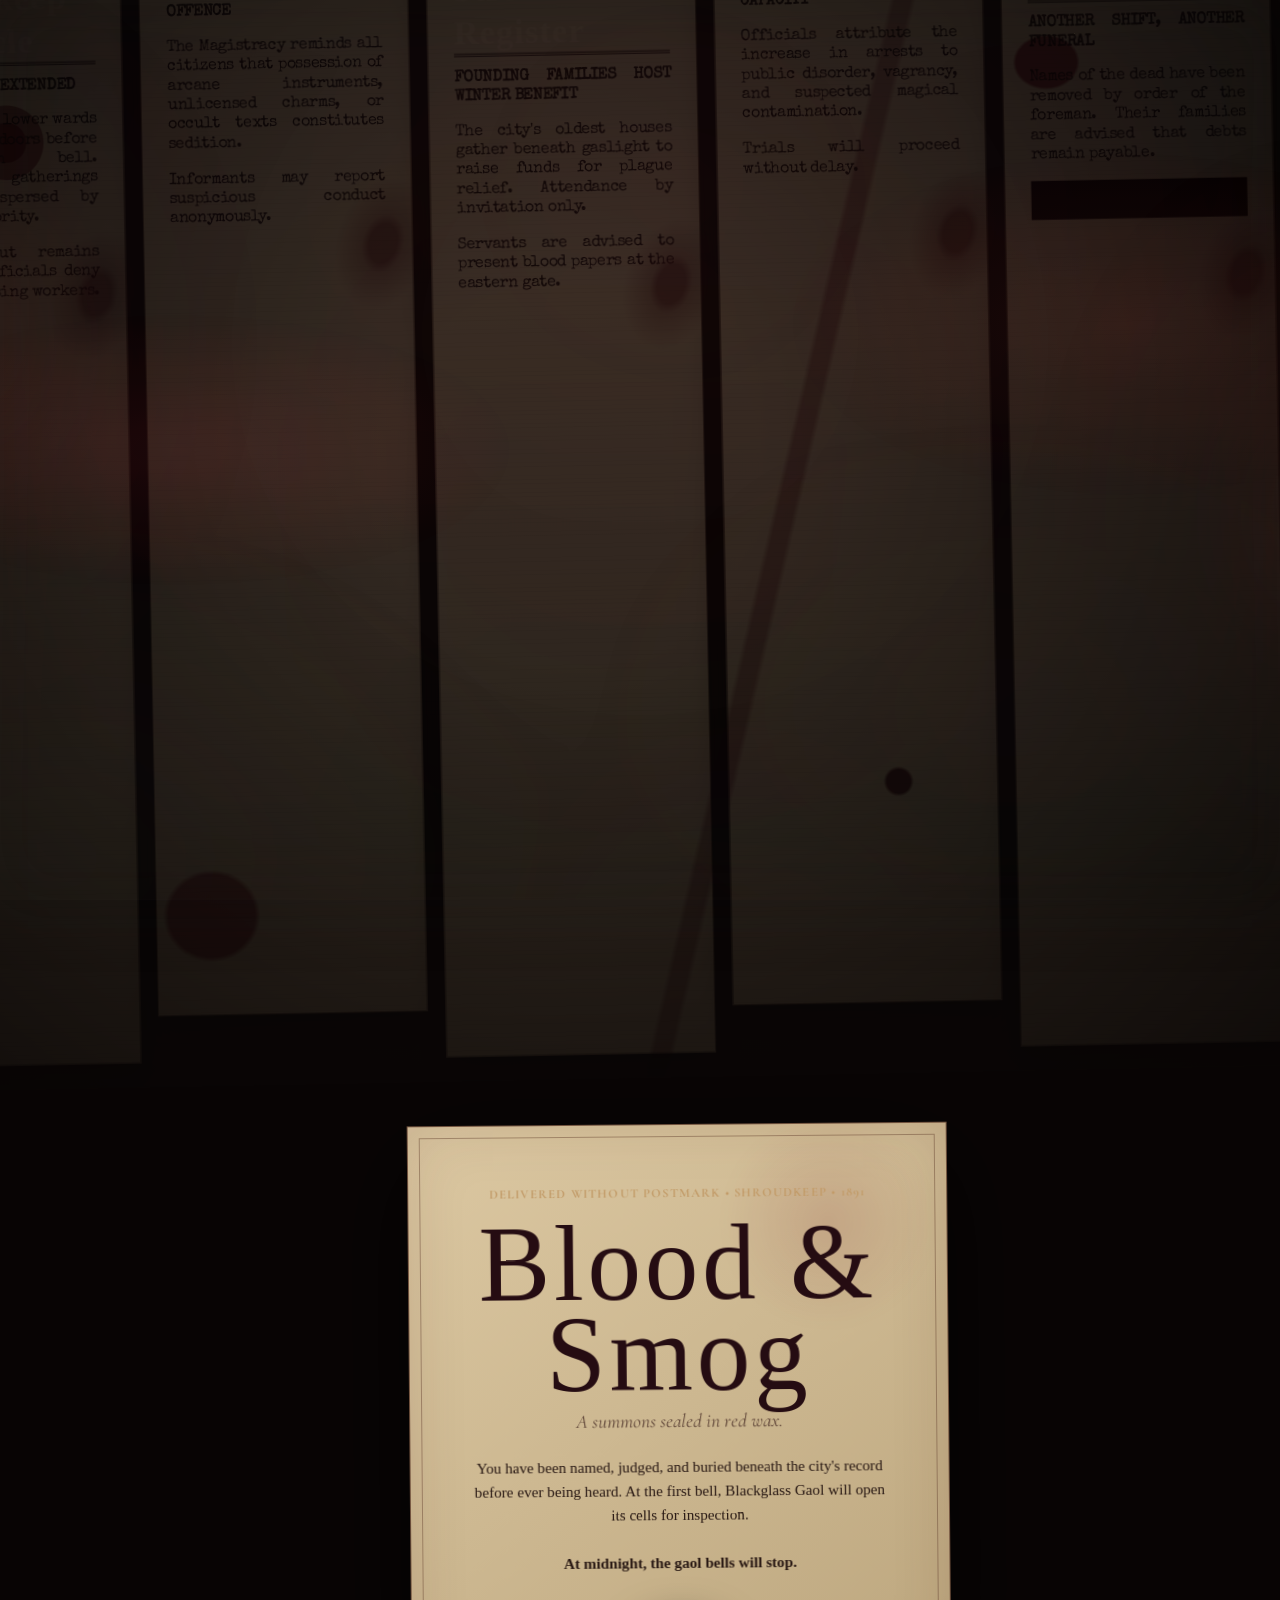
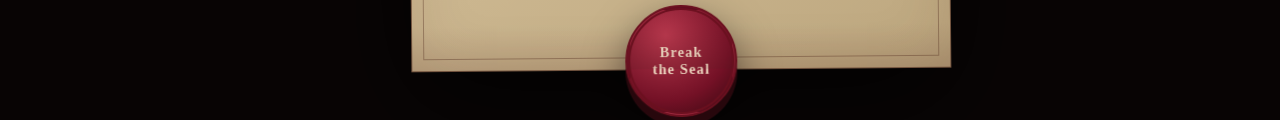
<file: index.html>
<!doctype html>
<html lang="en">
<head>
  <meta charset="utf-8">
  <meta name="viewport" content="width=device-width, initial-scale=1">
  <meta name="description" content="Blood & Smog — a gothic horror campaign set in Shroudkeep, 1891.">
  <title>Blood & Smog | Break the Seal</title>
  <link rel="stylesheet" href="styles.css">
</head>
<body class="landing-page">
  <div class="newspaper-wall" aria-hidden="true">
    <article class="news-column"><h2>The Shroudkeep Chronicle</h2><strong>PLAGUE CURFEW EXTENDED</strong><p>Citizens of the lower wards are ordered indoors before the ninth bell. Unauthorized gatherings will be dispersed by Sentinel authority.</p><p>Factory output remains unaffected. Officials deny reports of missing workers.</p></article>
    <article class="news-column"><h2>Evening Gazette</h2><strong>MAGIC REMAINS A CAPITAL OFFENCE</strong><p>The Magistracy reminds all citizens that possession of arcane instruments, unlicensed charms, or occult texts constitutes sedition.</p><p>Informants may report suspicious conduct anonymously.</p></article>
    <article class="news-column"><h2>The Silk Street Register</h2><strong>FOUNDING FAMILIES HOST WINTER BENEFIT</strong><p>The city's oldest houses gather beneath gaslight to raise funds for plague relief. Attendance by invitation only.</p><p>Servants are advised to present blood papers at the eastern gate.</p></article>
    <article class="news-column"><h2>Morning Dispatch</h2><strong>BLACKGLASS GAOL AT CAPACITY</strong><p>Officials attribute the increase in arrests to public disorder, vagrancy, and suspected magical contamination.</p><p>Trials will proceed without delay.</p></article>
    <article class="news-column"><h2>The Hems Broadside</h2><strong>ANOTHER SHIFT, ANOTHER FUNERAL</strong><p>Names of the dead have been removed by order of the foreman. Their families are advised that debts remain payable.</p><p class="redacted">Someone is keeping a second list.</p></article>
  </div>

  <main class="letter" aria-label="Sealed campaign invitation">
    <p class="document-kicker">Delivered without postmark • Shroudkeep • 1891</p>
    <h1 class="landing-title">Blood &amp; Smog</h1>
    <p class="landing-subtitle">A summons sealed in red wax.</p>
    <p class="letter-copy">You have been named, judged, and buried beneath the city's record before ever being heard. At the first bell, Blackglass Gaol will open its cells for inspection.</p>
    <p class="letter-copy"><strong>At midnight, the gaol bells will stop.</strong></p>
    <button class="seal-button" id="breakSeal" aria-label="Break the wax seal and enter">Break<br>the Seal</button>
  </main>

  <div class="transition-overlay" id="transitionOverlay"></div>
  <script>
    document.getElementById('breakSeal').addEventListener('click', () => {
      const crack = document.createElement('div');
      crack.className = 'seal-crack';
      document.body.appendChild(crack);
      document.getElementById('transitionOverlay').classList.add('active');
      setTimeout(() => window.location.href = 'home.html', 900);
    });
  </script>
<script src="script.js"></script></body>
</html>
</file>
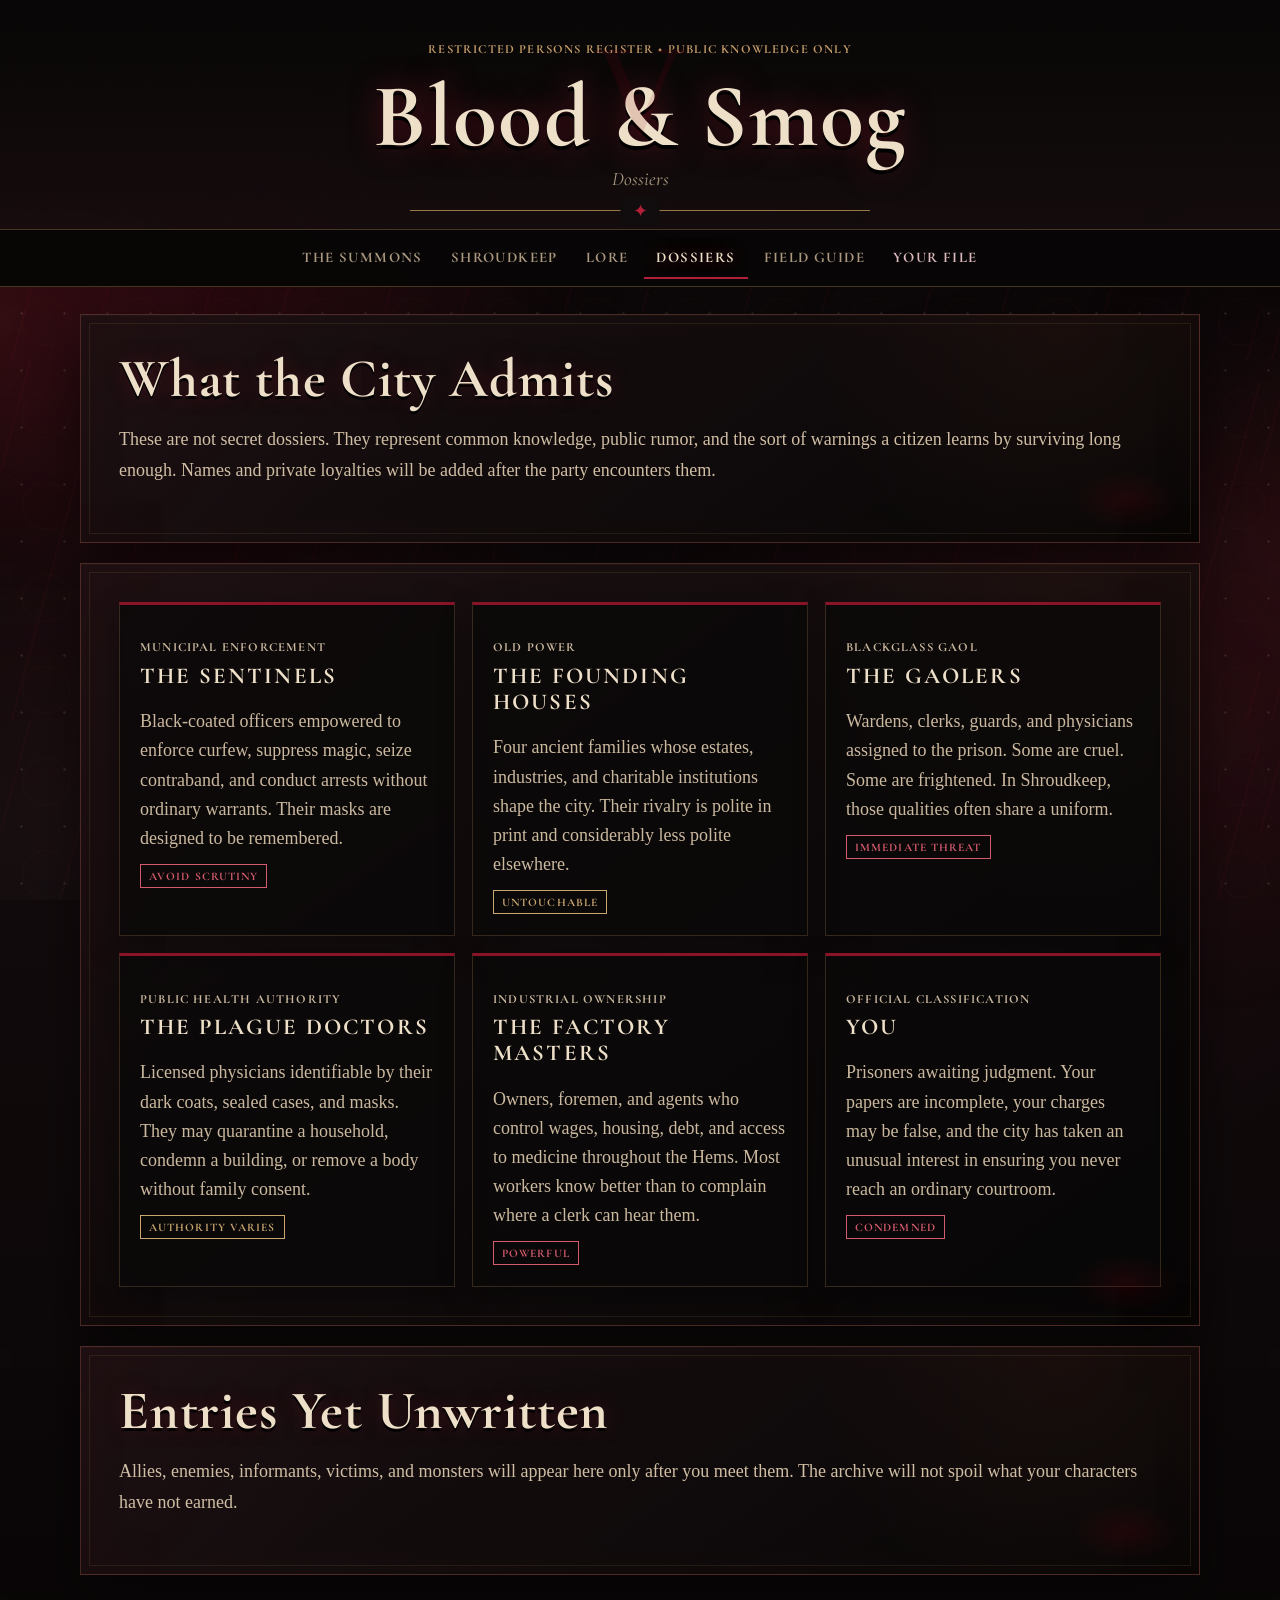
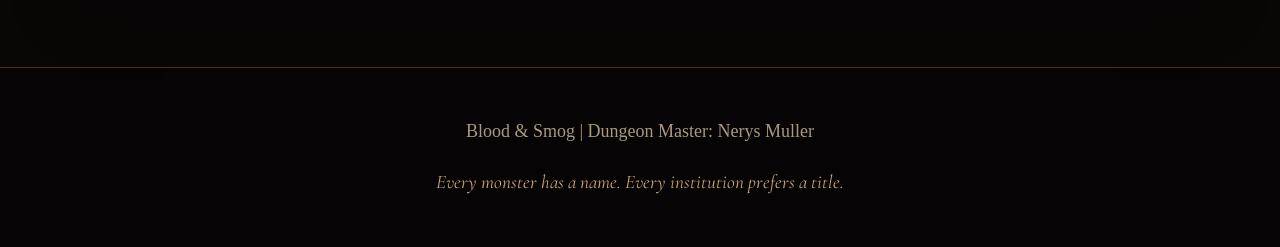
<file: characters.html>
<!doctype html>
<html lang="en"><head><meta charset="utf-8"><meta name="viewport" content="width=device-width, initial-scale=1">
<meta name="description" content="Public dossiers for Blood & Smog Session One"><title>Dossiers | Blood & Smog</title><link rel="stylesheet" href="styles.css"></head>
<body><div class="ash"></div><div class="blood-rain"></div><div class="page-transition" id="pageTransition"></div><div class="site-shell">
<header class="main-header"><p class="eyebrow">Restricted Persons Register • Public Knowledge Only</p><h1 class="title-main">Blood &amp; Smog</h1><p class="subtitle">Dossiers</p><div class="divider"></div></header>
<nav class="main-nav"><a href="home.html" class="nav-link">The Summons</a><a href="maps.html" class="nav-link">Shroudkeep</a><a href="lore.html" class="nav-link">Lore</a><a href="characters.html" class="nav-link active">Dossiers</a><a href="quick-rules.html" class="nav-link">Field Guide</a><a href="players.html" class="nav-link special">Your File</a></nav>
<main class="container">
<section class="section"><h2>What the City Admits</h2><p>These are not secret dossiers. They represent common knowledge, public rumor, and the sort of warnings a citizen learns by surviving long enough. Names and private loyalties will be added after the party encounters them.</p></section>
<section class="section"><div class="dossier-grid">
<article class="dossier-card"><p class="record-label">Municipal enforcement</p><h3>The Sentinels</h3><p>Black-coated officers empowered to enforce curfew, suppress magic, seize contraband, and conduct arrests without ordinary warrants. Their masks are designed to be remembered.</p><span class="status status-danger">Avoid scrutiny</span></article>
<article class="dossier-card"><p class="record-label">Old power</p><h3>The Founding Houses</h3><p>Four ancient families whose estates, industries, and charitable institutions shape the city. Their rivalry is polite in print and considerably less polite elsewhere.</p><span class="status">Untouchable</span></article>
<article class="dossier-card"><p class="record-label">Blackglass Gaol</p><h3>The Gaolers</h3><p>Wardens, clerks, guards, and physicians assigned to the prison. Some are cruel. Some are frightened. In Shroudkeep, those qualities often share a uniform.</p><span class="status status-danger">Immediate threat</span></article>
<article class="dossier-card"><p class="record-label">Public health authority</p><h3>The Plague Doctors</h3><p>Licensed physicians identifiable by their dark coats, sealed cases, and masks. They may quarantine a household, condemn a building, or remove a body without family consent.</p><span class="status">Authority varies</span></article>
<article class="dossier-card"><p class="record-label">Industrial ownership</p><h3>The Factory Masters</h3><p>Owners, foremen, and agents who control wages, housing, debt, and access to medicine throughout the Hems. Most workers know better than to complain where a clerk can hear them.</p><span class="status status-danger">Powerful</span></article>
<article class="dossier-card"><p class="record-label">Official classification</p><h3>You</h3><p>Prisoners awaiting judgment. Your papers are incomplete, your charges may be false, and the city has taken an unusual interest in ensuring you never reach an ordinary courtroom.</p><span class="status status-danger">Condemned</span></article>
</div></section>
<section class="section"><h2>Entries Yet Unwritten</h2><p>Allies, enemies, informants, victims, and monsters will appear here only after you meet them. The archive will not spoil what your characters have not earned.</p></section>
</main>
<footer class="main-footer"><p>Blood &amp; Smog | Dungeon Master: Nerys Muller</p><p class="footer-quote">Every monster has a name. Every institution prefers a title.</p></footer></div><script src="script.js"></script></body></html>
</file>
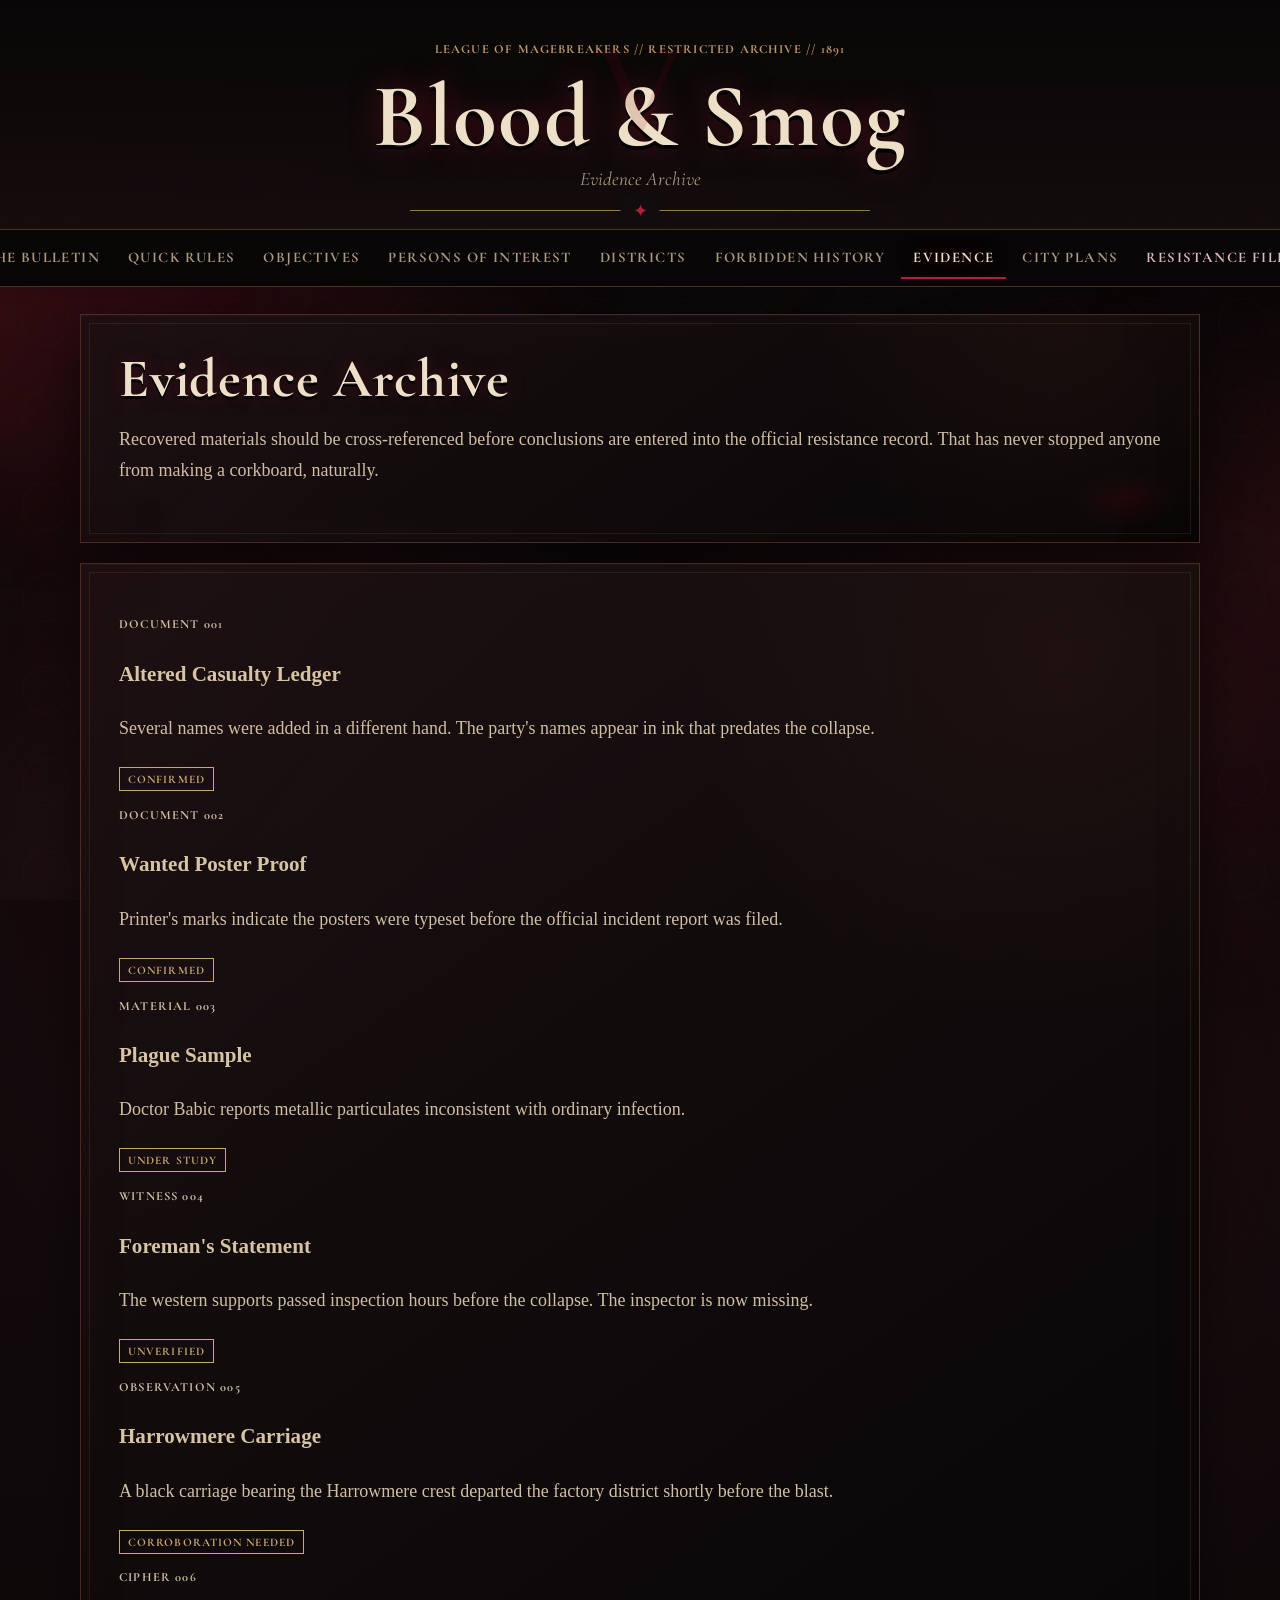
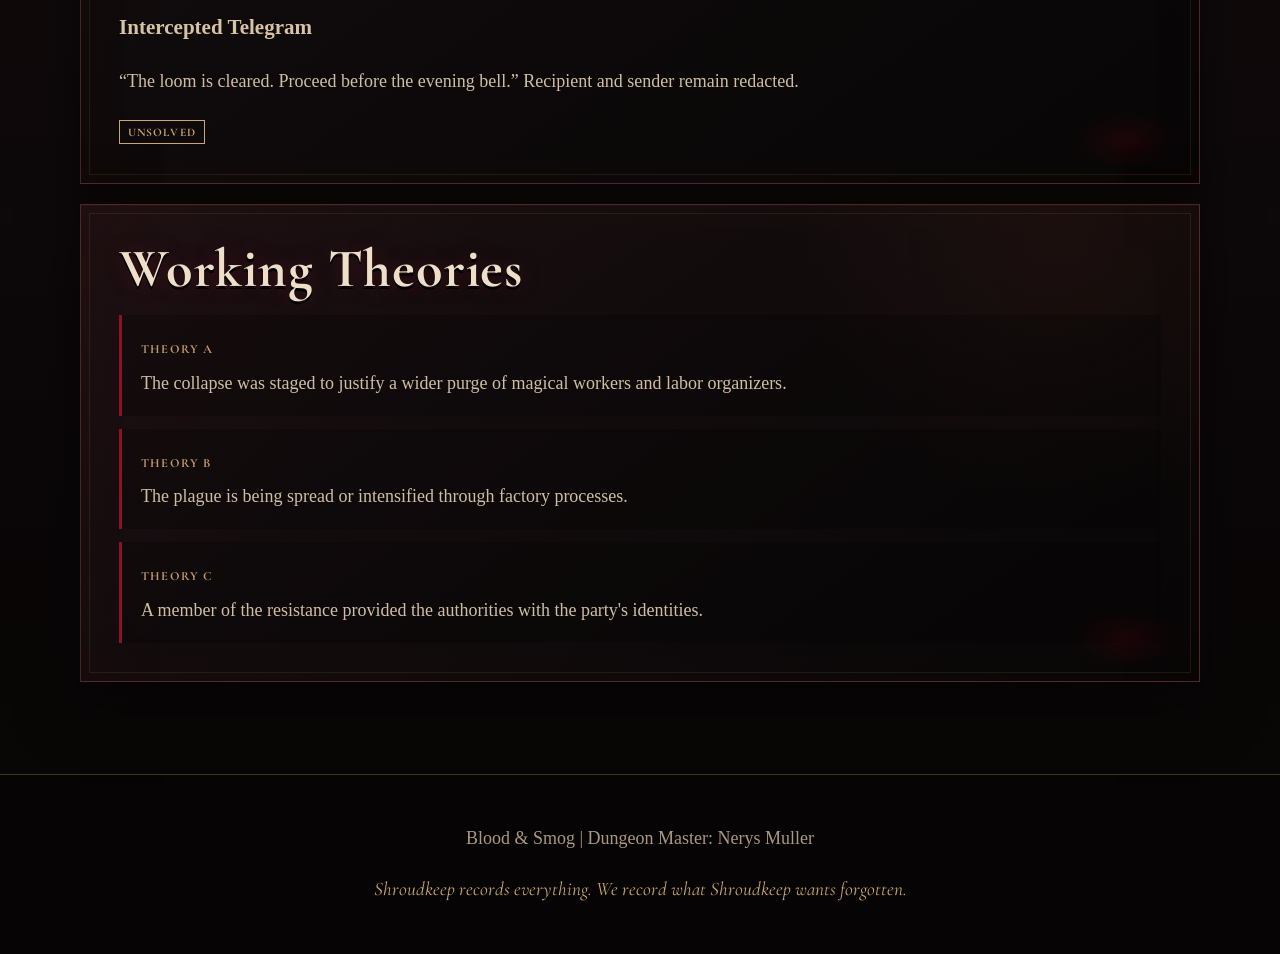
<file: evidence.html>
<!doctype html>
<html lang="en"><head><meta charset="utf-8"><meta name="viewport" content="width=device-width, initial-scale=1">
<meta name="description" content="Blood & Smog campaign dashboard"><title>Evidence Archive | Blood & Smog</title><link rel="stylesheet" href="styles.css"></head>
<body><div class="fog-layer"></div><div class="soot-layer"></div><div class="page-transition" id="pageTransition"></div><div class="site-shell">
<header class="main-header"><p class="eyebrow">League of Magebreakers // Restricted Archive // 1891</p><h1 class="title-main">Blood &amp; Smog</h1><p class="subtitle">Evidence Archive</p><div class="divider"><span></span></div></header>
<nav class="main-nav"><a href="home.html" class="nav-link  ">The Bulletin</a><a href="quick-rules.html" class="nav-link  ">Quick Rules</a><a href="objectives.html" class="nav-link  ">Objectives</a><a href="characters.html" class="nav-link  ">Persons of Interest</a><a href="locations.html" class="nav-link  ">Districts</a><a href="lore.html" class="nav-link  ">Forbidden History</a><a href="evidence.html" class="nav-link active ">Evidence</a><a href="maps.html" class="nav-link  ">City Plans</a><a href="players.html" class="nav-link  special">Resistance Files</a></nav><main class="container"><section class="section"><h2>Evidence Archive</h2><p>Recovered materials should be cross-referenced before conclusions are entered into the official resistance record. That has never stopped anyone from making a corkboard, naturally.</p></section>
<section class="section"><div class="evidence-grid">
<div class="evidence-card"><p class="record-label">Document 001</p><h3>Altered Casualty Ledger</h3><p>Several names were added in a different hand. The party's names appear in ink that predates the collapse.</p><span class="status status-confirmed">Confirmed</span></div>
<div class="evidence-card"><p class="record-label">Document 002</p><h3>Wanted Poster Proof</h3><p>Printer's marks indicate the posters were typeset before the official incident report was filed.</p><span class="status status-confirmed">Confirmed</span></div>
<div class="evidence-card"><p class="record-label">Material 003</p><h3>Plague Sample</h3><p>Doctor Babic reports metallic particulates inconsistent with ordinary infection.</p><span class="status status-suspected">Under Study</span></div>
<div class="evidence-card"><p class="record-label">Witness 004</p><h3>Foreman's Statement</h3><p>The western supports passed inspection hours before the collapse. The inspector is now missing.</p><span class="status status-missing">Unverified</span></div>
<div class="evidence-card"><p class="record-label">Observation 005</p><h3>Harrowmere Carriage</h3><p>A black carriage bearing the Harrowmere crest departed the factory district shortly before the blast.</p><span class="status status-suspected">Corroboration Needed</span></div>
<div class="evidence-card"><p class="record-label">Cipher 006</p><h3>Intercepted Telegram</h3><p>“The loom is cleared. Proceed before the evening bell.” Recipient and sender remain redacted.</p><span class="status status-unknown">Unsolved</span></div>
</div></section>
<section class="section"><h2>Working Theories</h2><div class="update-list"><div class="update-item"><span class="update-date">Theory A</span><p>The collapse was staged to justify a wider purge of magical workers and labor organizers.</p></div><div class="update-item"><span class="update-date">Theory B</span><p>The plague is being spread or intensified through factory processes.</p></div><div class="update-item"><span class="update-date">Theory C</span><p>A member of the resistance provided the authorities with the party's identities.</p></div></div></section></main>
<footer class="main-footer"><p>Blood &amp; Smog | Dungeon Master: Nerys Muller</p><p class="footer-quote">Shroudkeep records everything. We record what Shroudkeep wants forgotten.</p></footer></div><script src="script.js"></script></body></html>
</file>
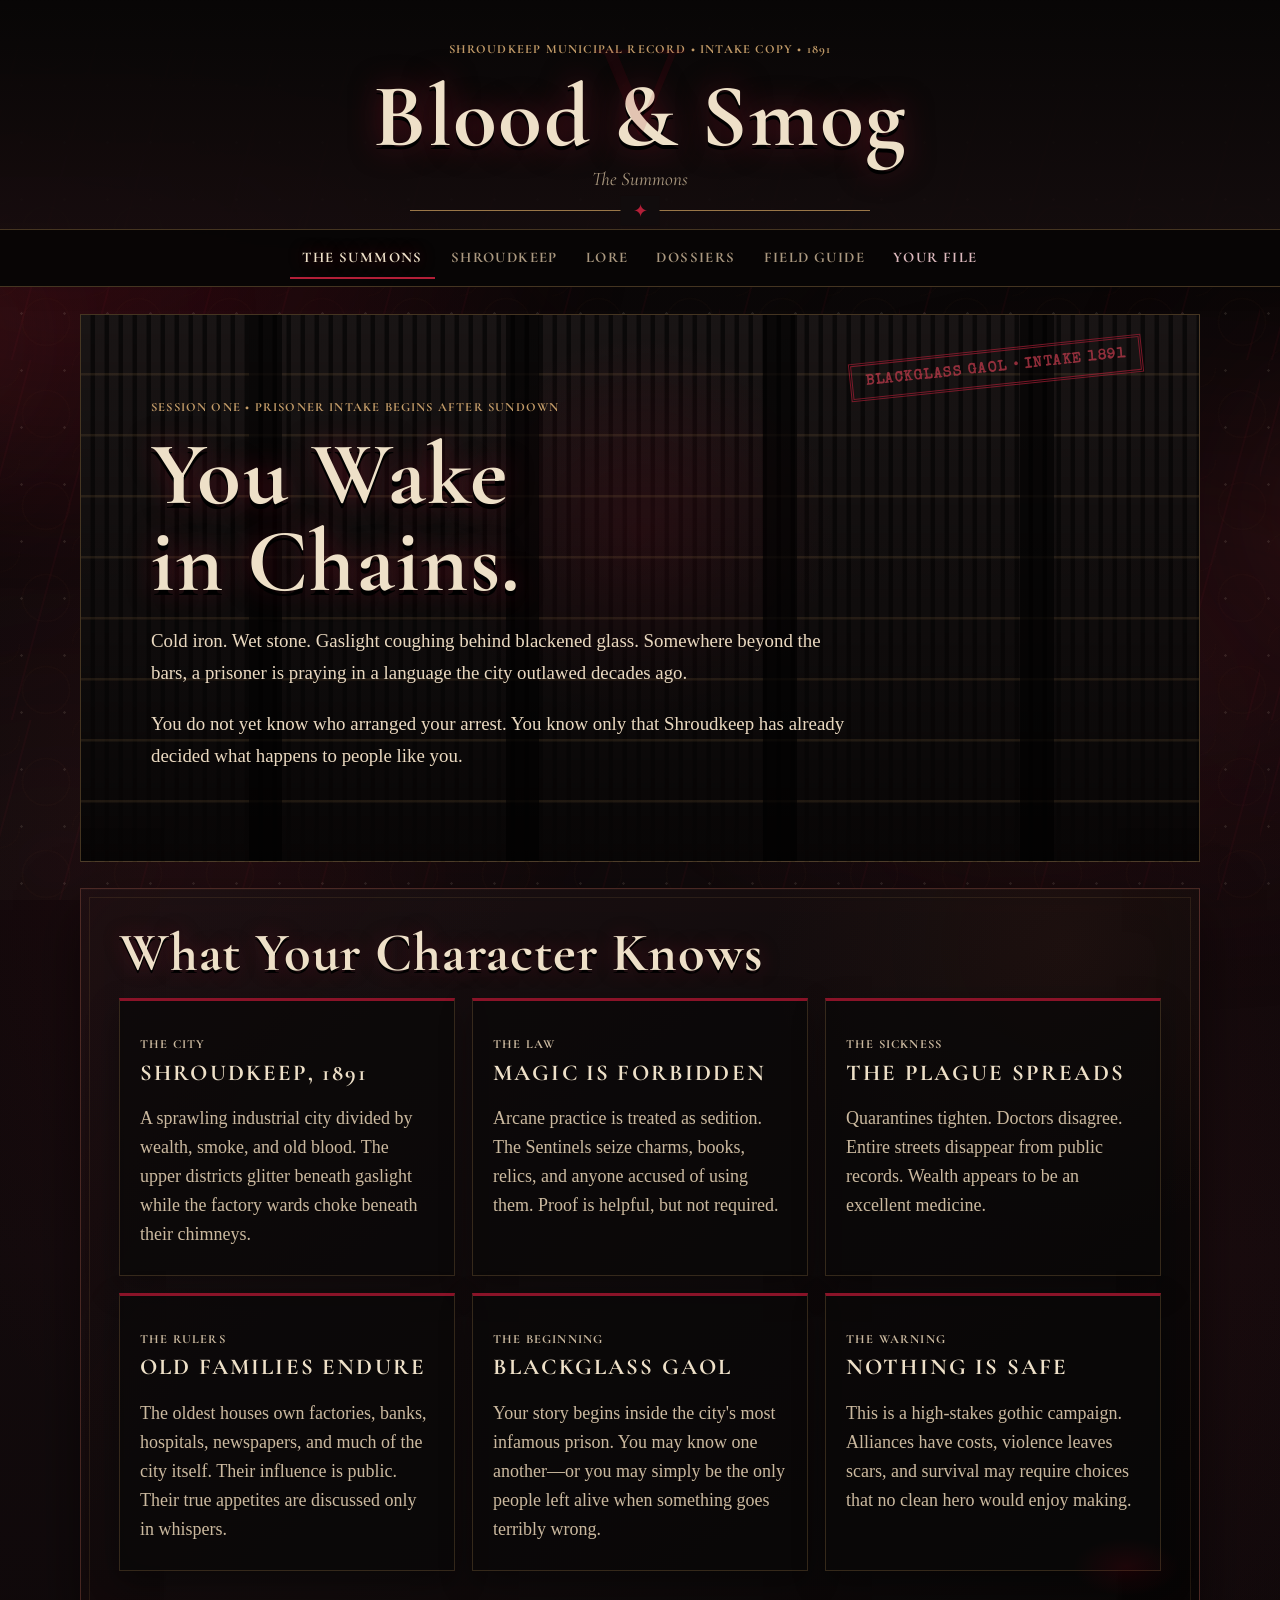
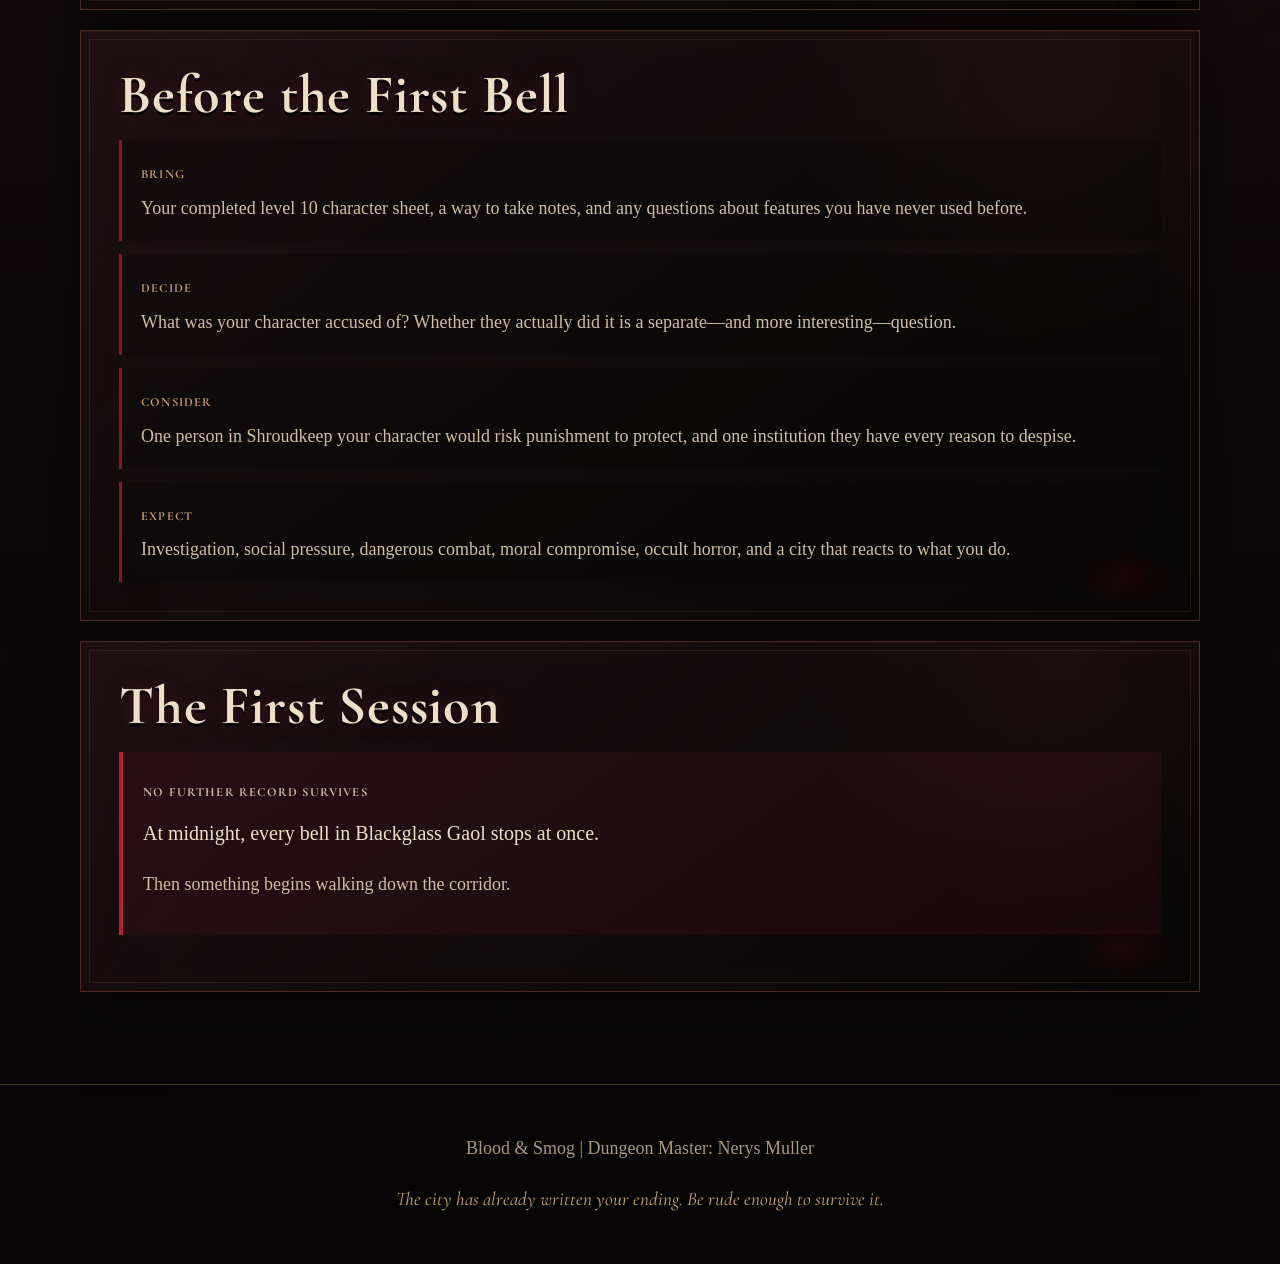
<file: home.html>
<!doctype html>
<html lang="en"><head><meta charset="utf-8"><meta name="viewport" content="width=device-width, initial-scale=1">
<meta name="description" content="Session One introduction for Blood & Smog"><title>The Summons | Blood & Smog</title><link rel="stylesheet" href="styles.css"></head>
<body><div class="ash"></div><div class="blood-rain"></div><div class="page-transition" id="pageTransition"></div><div class="site-shell">
<header class="main-header"><p class="eyebrow">Shroudkeep Municipal Record • Intake Copy • 1891</p><h1 class="title-main">Blood &amp; Smog</h1><p class="subtitle">The Summons</p><div class="divider"></div></header>
<nav class="main-nav"><a href="home.html" class="nav-link active">The Summons</a><a href="maps.html" class="nav-link">Shroudkeep</a><a href="lore.html" class="nav-link">Lore</a><a href="characters.html" class="nav-link">Dossiers</a><a href="quick-rules.html" class="nav-link">Field Guide</a><a href="players.html" class="nav-link special">Your File</a></nav>
<main class="container">
<section class="intro-hero"><div class="hero-content"><p class="record-label">Session One • Prisoner intake begins after sundown</p><h2>You Wake in Chains.</h2><p class="hero-text">Cold iron. Wet stone. Gaslight coughing behind blackened glass. Somewhere beyond the bars, a prisoner is praying in a language the city outlawed decades ago.</p><p class="hero-text">You do not yet know who arranged your arrest. You know only that Shroudkeep has already decided what happens to people like you.</p></div></section>

<section class="section"><h2>What Your Character Knows</h2><div class="card-grid">
<article class="card"><p class="record-label">The city</p><h3>Shroudkeep, 1891</h3><p>A sprawling industrial city divided by wealth, smoke, and old blood. The upper districts glitter beneath gaslight while the factory wards choke beneath their chimneys.</p></article>
<article class="card"><p class="record-label">The law</p><h3>Magic Is Forbidden</h3><p>Arcane practice is treated as sedition. The Sentinels seize charms, books, relics, and anyone accused of using them. Proof is helpful, but not required.</p></article>
<article class="card"><p class="record-label">The sickness</p><h3>The Plague Spreads</h3><p>Quarantines tighten. Doctors disagree. Entire streets disappear from public records. Wealth appears to be an excellent medicine.</p></article>
<article class="card"><p class="record-label">The rulers</p><h3>Old Families Endure</h3><p>The oldest houses own factories, banks, hospitals, newspapers, and much of the city itself. Their influence is public. Their true appetites are discussed only in whispers.</p></article>
<article class="card"><p class="record-label">The beginning</p><h3>Blackglass Gaol</h3><p>Your story begins inside the city's most infamous prison. You may know one another—or you may simply be the only people left alive when something goes terribly wrong.</p></article>
<article class="card"><p class="record-label">The warning</p><h3>Nothing Is Safe</h3><p>This is a high-stakes gothic campaign. Alliances have costs, violence leaves scars, and survival may require choices that no clean hero would enjoy making.</p></article>
</div></section>

<section class="section"><h2>Before the First Bell</h2><div class="update-list">
<div class="update-item"><span class="update-date">Bring</span><p>Your completed level 10 character sheet, a way to take notes, and any questions about features you have never used before.</p></div>
<div class="update-item"><span class="update-date">Decide</span><p>What was your character accused of? Whether they actually did it is a separate—and more interesting—question.</p></div>
<div class="update-item"><span class="update-date">Consider</span><p>One person in Shroudkeep your character would risk punishment to protect, and one institution they have every reason to despise.</p></div>
<div class="update-item"><span class="update-date">Expect</span><p>Investigation, social pressure, dangerous combat, moral compromise, occult horror, and a city that reacts to what you do.</p></div>
</div></section>

<section class="section"><h2>The First Session</h2><div class="warning-box"><p class="record-label">No further record survives</p><p style="font-size:1.25rem;color:var(--bone);margin:.4rem 0;">At midnight, every bell in Blackglass Gaol stops at once.</p><p>Then something begins walking down the corridor.</p></div></section>
</main>
<footer class="main-footer"><p>Blood &amp; Smog | Dungeon Master: Nerys Muller</p><p class="footer-quote">The city has already written your ending. Be rude enough to survive it.</p></footer></div><script src="script.js"></script></body></html>
</file>
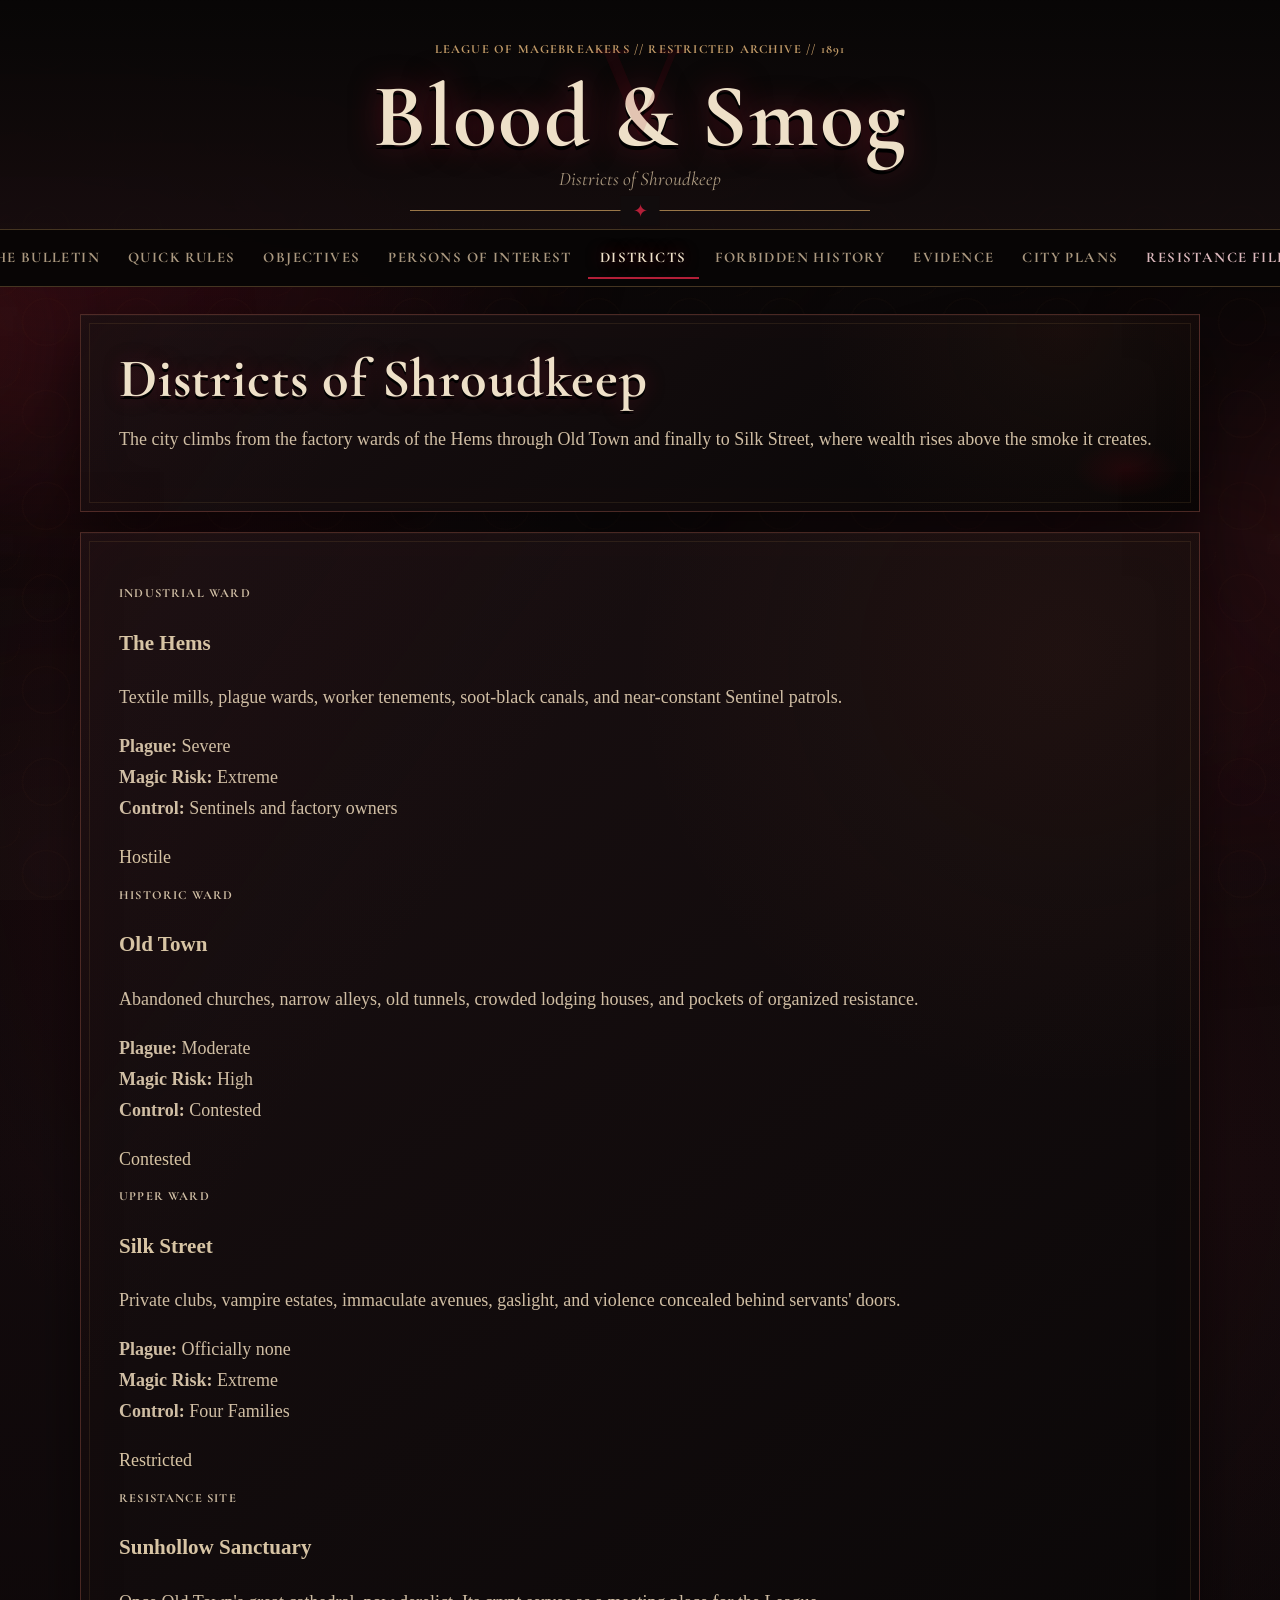
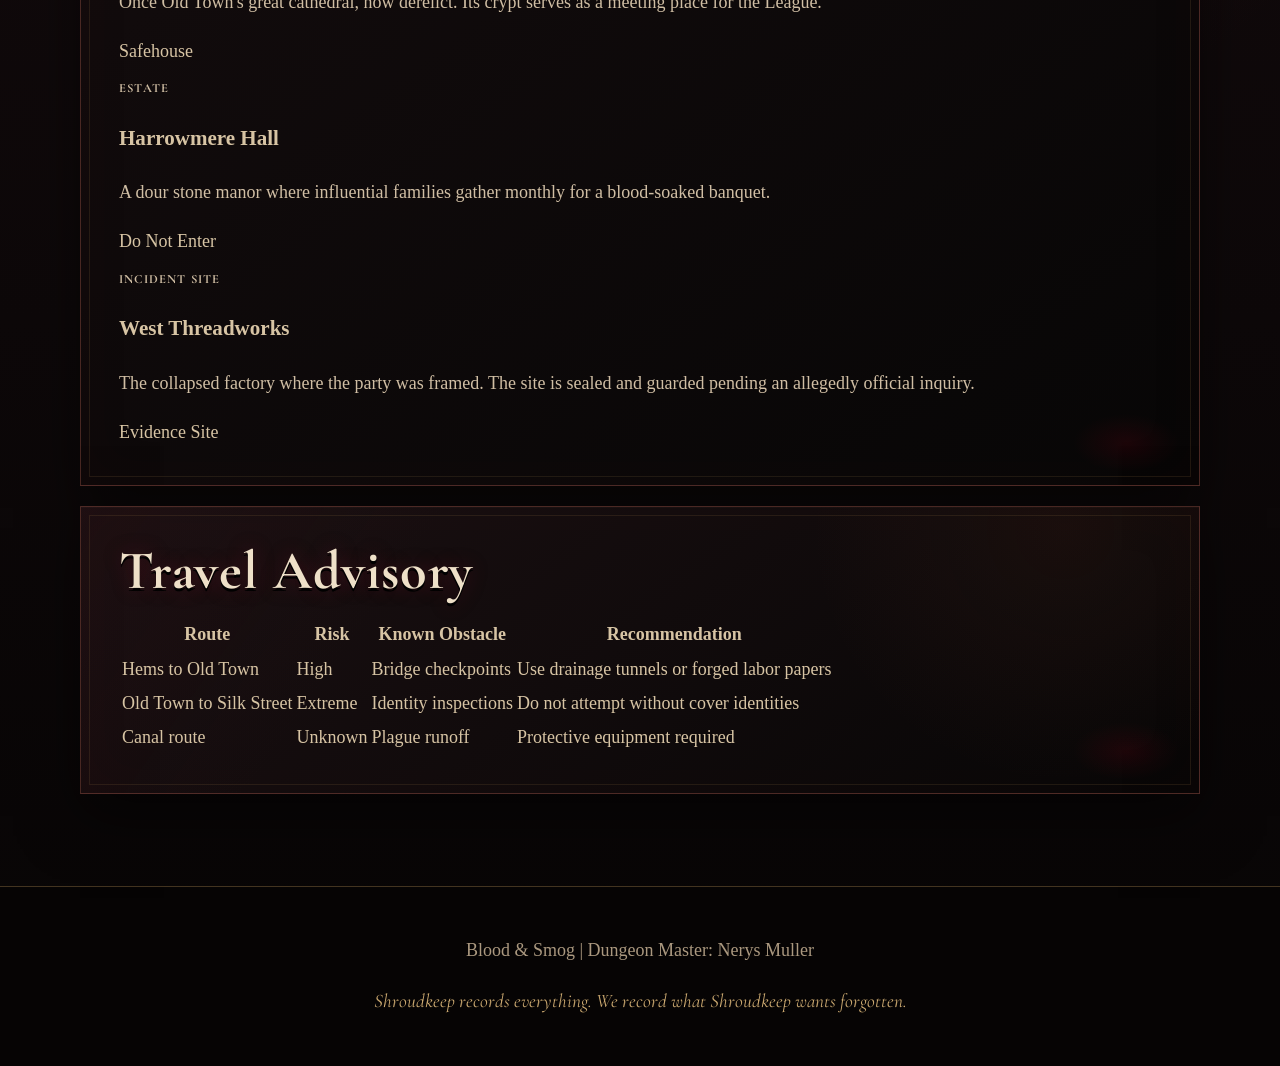
<file: locations.html>
<!doctype html>
<html lang="en"><head><meta charset="utf-8"><meta name="viewport" content="width=device-width, initial-scale=1">
<meta name="description" content="Blood & Smog campaign dashboard"><title>Districts of Shroudkeep | Blood & Smog</title><link rel="stylesheet" href="styles.css"></head>
<body><div class="fog-layer"></div><div class="soot-layer"></div><div class="page-transition" id="pageTransition"></div><div class="site-shell">
<header class="main-header"><p class="eyebrow">League of Magebreakers // Restricted Archive // 1891</p><h1 class="title-main">Blood &amp; Smog</h1><p class="subtitle">Districts of Shroudkeep</p><div class="divider"><span></span></div></header>
<nav class="main-nav"><a href="home.html" class="nav-link  ">The Bulletin</a><a href="quick-rules.html" class="nav-link  ">Quick Rules</a><a href="objectives.html" class="nav-link  ">Objectives</a><a href="characters.html" class="nav-link  ">Persons of Interest</a><a href="locations.html" class="nav-link active ">Districts</a><a href="lore.html" class="nav-link  ">Forbidden History</a><a href="evidence.html" class="nav-link  ">Evidence</a><a href="maps.html" class="nav-link  ">City Plans</a><a href="players.html" class="nav-link  special">Resistance Files</a></nav><main class="container"><section class="section"><h2>Districts of Shroudkeep</h2><p>The city climbs from the factory wards of the Hems through Old Town and finally to Silk Street, where wealth rises above the smoke it creates.</p></section>
<section class="section"><div class="location-grid">
<div class="location-card"><p class="record-label">Industrial ward</p><h3>The Hems</h3><p class="location-description">Textile mills, plague wards, worker tenements, soot-black canals, and near-constant Sentinel patrols.</p><p><strong>Plague:</strong> Severe<br><strong>Magic Risk:</strong> Extreme<br><strong>Control:</strong> Sentinels and factory owners</p><span class="danger-chip status-hostile">Hostile</span></div>
<div class="location-card"><p class="record-label">Historic ward</p><h3>Old Town</h3><p class="location-description">Abandoned churches, narrow alleys, old tunnels, crowded lodging houses, and pockets of organized resistance.</p><p><strong>Plague:</strong> Moderate<br><strong>Magic Risk:</strong> High<br><strong>Control:</strong> Contested</p><span class="danger-chip status-suspected">Contested</span></div>
<div class="location-card"><p class="record-label">Upper ward</p><h3>Silk Street</h3><p class="location-description">Private clubs, vampire estates, immaculate avenues, gaslight, and violence concealed behind servants' doors.</p><p><strong>Plague:</strong> Officially none<br><strong>Magic Risk:</strong> Extreme<br><strong>Control:</strong> Four Families</p><span class="danger-chip status-hostile">Restricted</span></div>
<div class="location-card"><p class="record-label">Resistance site</p><h3>Sunhollow Sanctuary</h3><p class="location-description">Once Old Town's great cathedral, now derelict. Its crypt serves as a meeting place for the League.</p><span class="danger-chip status-ally">Safehouse</span></div>
<div class="location-card"><p class="record-label">Estate</p><h3>Harrowmere Hall</h3><p class="location-description">A dour stone manor where influential families gather monthly for a blood-soaked banquet.</p><span class="danger-chip status-hostile">Do Not Enter</span></div>
<div class="location-card"><p class="record-label">Incident site</p><h3>West Threadworks</h3><p class="location-description">The collapsed factory where the party was framed. The site is sealed and guarded pending an allegedly official inquiry.</p><span class="danger-chip status-suspected">Evidence Site</span></div>
</div></section>
<section class="section"><h2>Travel Advisory</h2><div class="table-wrap"><table class="archive-table"><thead><tr><th>Route</th><th>Risk</th><th>Known Obstacle</th><th>Recommendation</th></tr></thead><tbody>
<tr><td>Hems to Old Town</td><td>High</td><td>Bridge checkpoints</td><td>Use drainage tunnels or forged labor papers</td></tr>
<tr><td>Old Town to Silk Street</td><td>Extreme</td><td>Identity inspections</td><td>Do not attempt without cover identities</td></tr>
<tr><td>Canal route</td><td>Unknown</td><td>Plague runoff</td><td>Protective equipment required</td></tr>
</tbody></table></div></section></main>
<footer class="main-footer"><p>Blood &amp; Smog | Dungeon Master: Nerys Muller</p><p class="footer-quote">Shroudkeep records everything. We record what Shroudkeep wants forgotten.</p></footer></div><script src="script.js"></script></body></html>
</file>
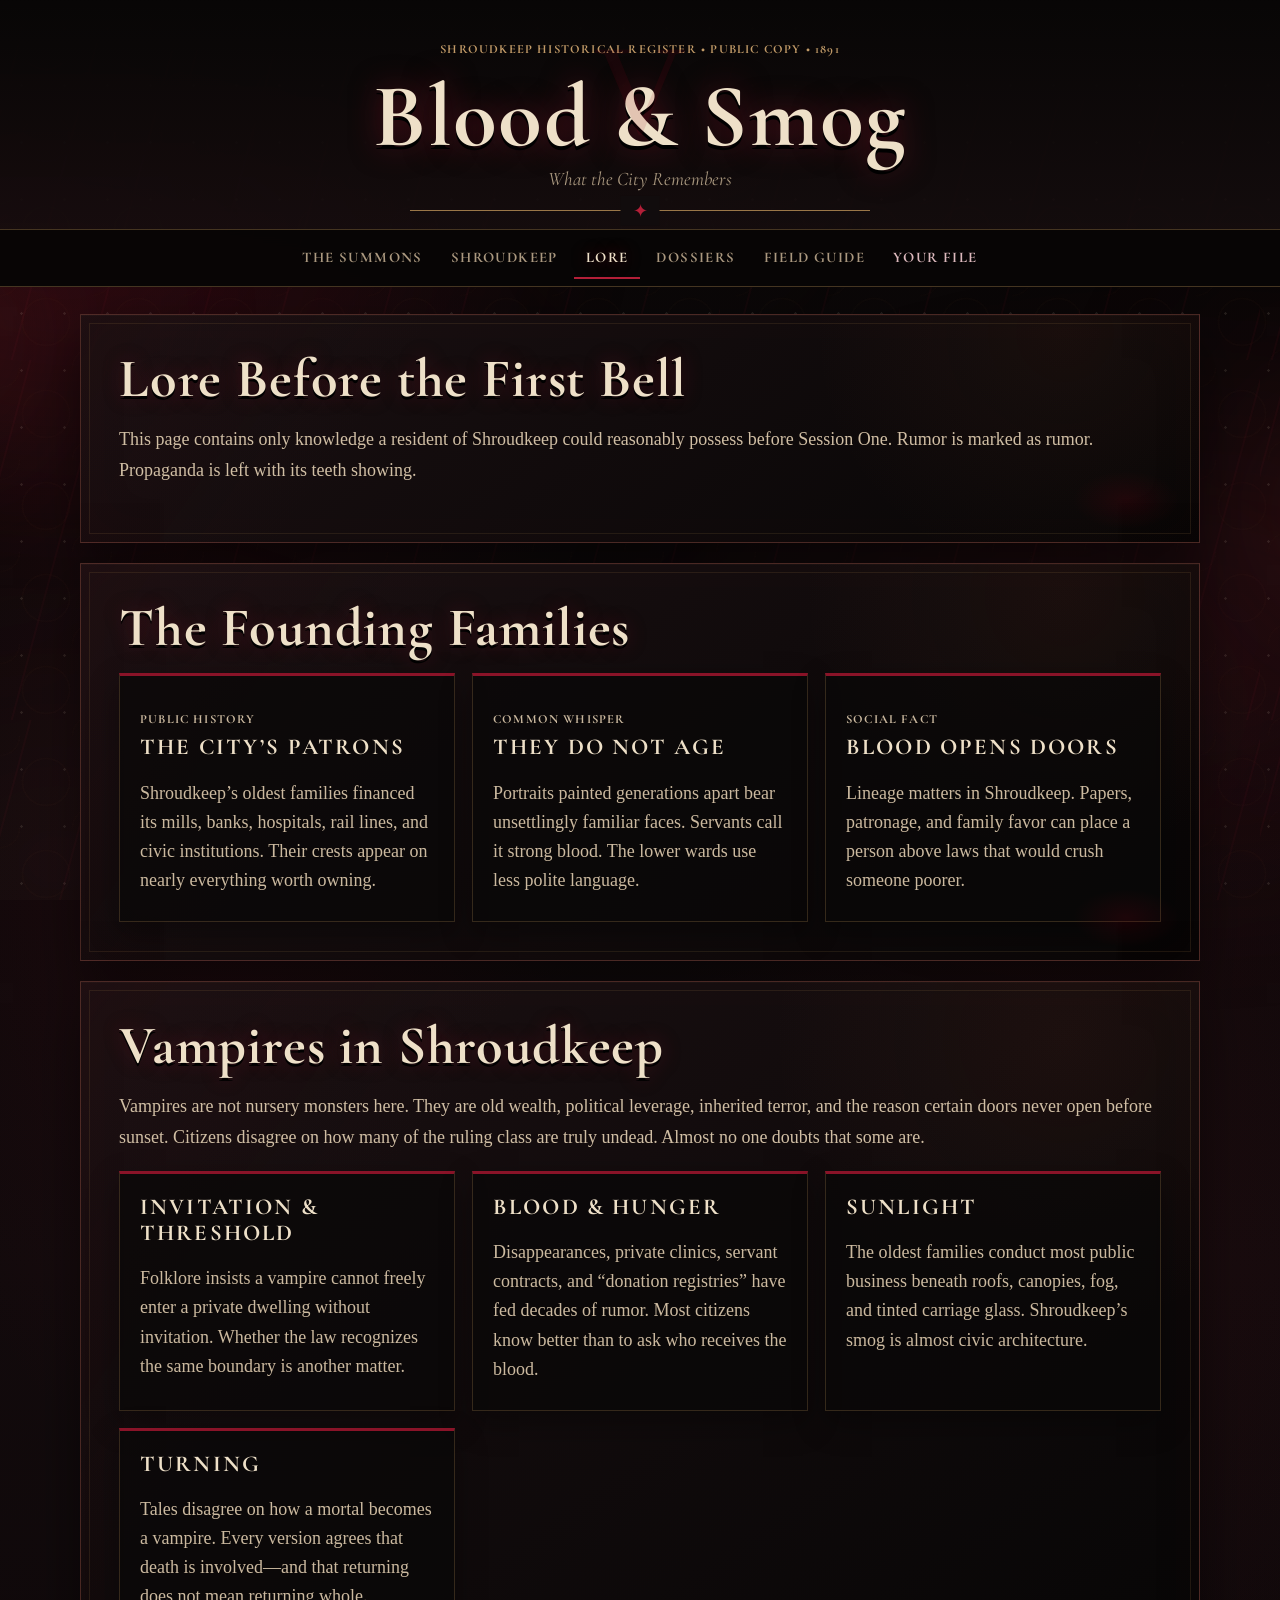
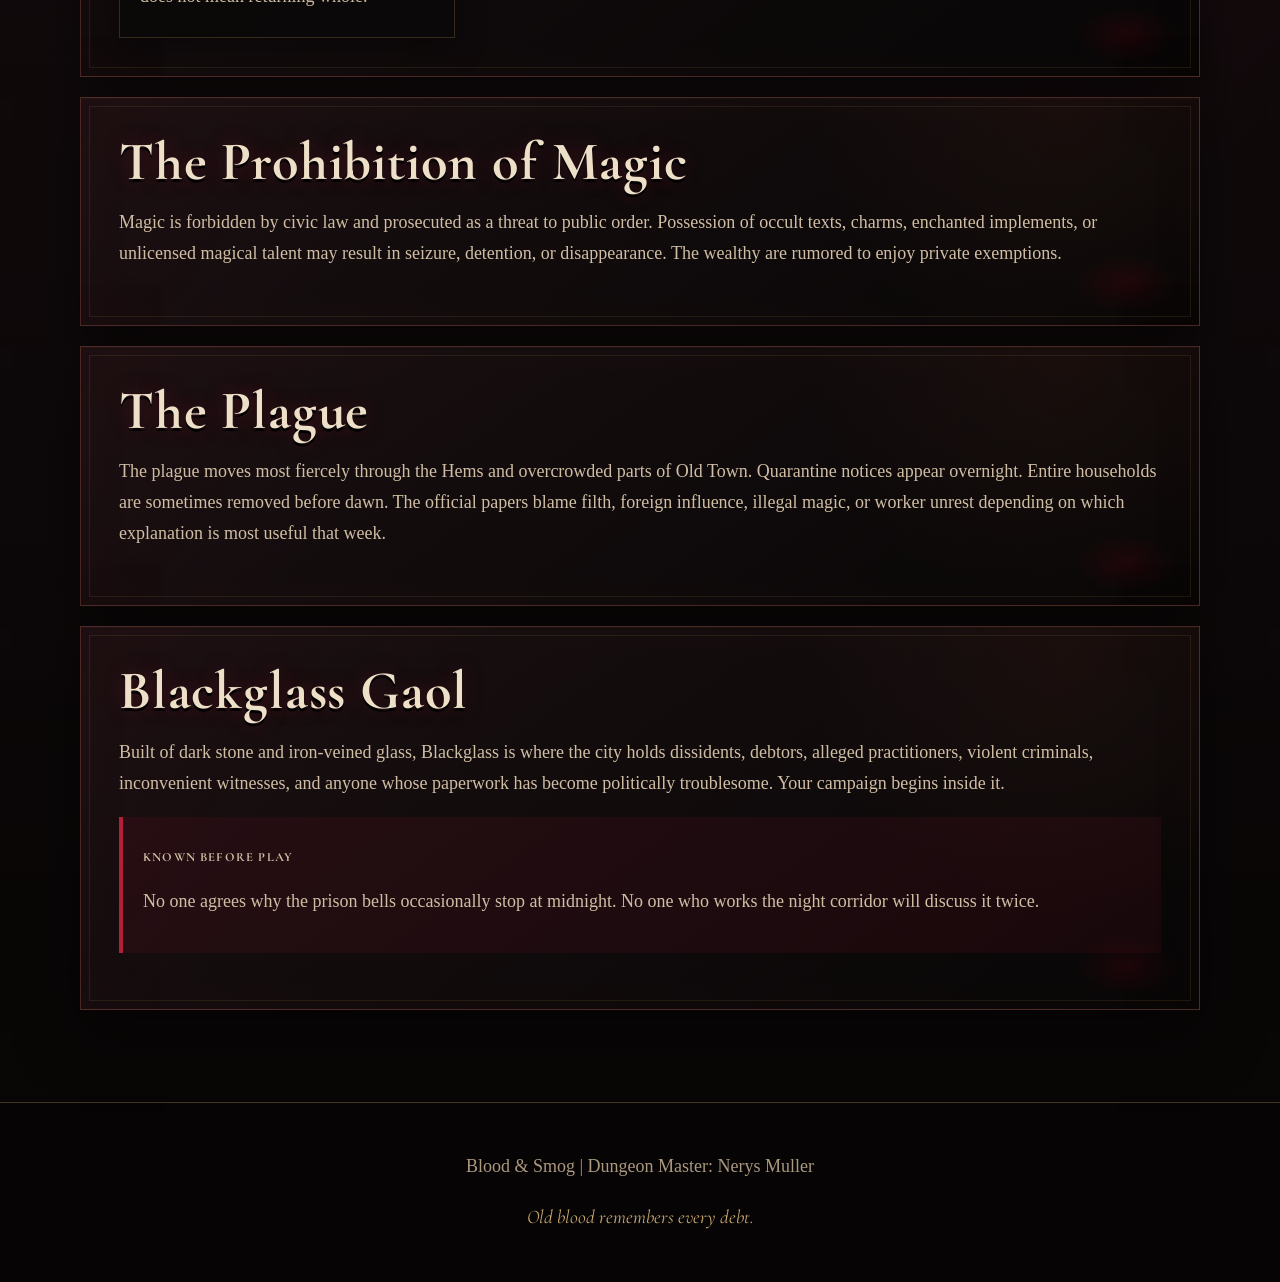
<file: lore.html>
<!doctype html>
<html lang="en"><head><meta charset="utf-8"><meta name="viewport" content="width=device-width, initial-scale=1">
<meta name="description" content="Public lore for Blood & Smog before Session One"><title>Lore | Blood & Smog</title><link rel="stylesheet" href="styles.css"></head>
<body><div class="ash"></div><div class="blood-rain"></div><div class="page-transition" id="pageTransition"></div><div class="site-shell">
<header class="main-header"><p class="eyebrow">Shroudkeep Historical Register • Public Copy • 1891</p><h1 class="title-main">Blood &amp; Smog</h1><p class="subtitle">What the City Remembers</p><div class="divider"></div></header>
<nav class="main-nav"><a href="home.html" class="nav-link">The Summons</a><a href="maps.html" class="nav-link">Shroudkeep</a><a href="lore.html" class="nav-link active">Lore</a><a href="characters.html" class="nav-link">Dossiers</a><a href="quick-rules.html" class="nav-link">Field Guide</a><a href="players.html" class="nav-link special">Your File</a></nav>
<main class="container">
<section class="section"><h2>Lore Before the First Bell</h2><p>This page contains only knowledge a resident of Shroudkeep could reasonably possess before Session One. Rumor is marked as rumor. Propaganda is left with its teeth showing.</p></section>
<section class="section"><h2>The Founding Families</h2><div class="card-grid">
<article class="card"><p class="record-label">Public history</p><h3>The City’s Patrons</h3><p>Shroudkeep’s oldest families financed its mills, banks, hospitals, rail lines, and civic institutions. Their crests appear on nearly everything worth owning.</p></article>
<article class="card"><p class="record-label">Common whisper</p><h3>They Do Not Age</h3><p>Portraits painted generations apart bear unsettlingly familiar faces. Servants call it strong blood. The lower wards use less polite language.</p></article>
<article class="card"><p class="record-label">Social fact</p><h3>Blood Opens Doors</h3><p>Lineage matters in Shroudkeep. Papers, patronage, and family favor can place a person above laws that would crush someone poorer.</p></article>
</div></section>
<section class="section"><h2>Vampires in Shroudkeep</h2><p>Vampires are not nursery monsters here. They are old wealth, political leverage, inherited terror, and the reason certain doors never open before sunset. Citizens disagree on how many of the ruling class are truly undead. Almost no one doubts that some are.</p><div class="rule-grid">
<div class="rule-card"><h3>Invitation &amp; Threshold</h3><p>Folklore insists a vampire cannot freely enter a private dwelling without invitation. Whether the law recognizes the same boundary is another matter.</p></div>
<div class="rule-card"><h3>Blood &amp; Hunger</h3><p>Disappearances, private clinics, servant contracts, and “donation registries” have fed decades of rumor. Most citizens know better than to ask who receives the blood.</p></div>
<div class="rule-card"><h3>Sunlight</h3><p>The oldest families conduct most public business beneath roofs, canopies, fog, and tinted carriage glass. Shroudkeep’s smog is almost civic architecture.</p></div>
<div class="rule-card"><h3>Turning</h3><p>Tales disagree on how a mortal becomes a vampire. Every version agrees that death is involved—and that returning does not mean returning whole.</p></div>
</div></section>
<section class="section"><h2>The Prohibition of Magic</h2><p>Magic is forbidden by civic law and prosecuted as a threat to public order. Possession of occult texts, charms, enchanted implements, or unlicensed magical talent may result in seizure, detention, or disappearance. The wealthy are rumored to enjoy private exemptions.</p></section>
<section class="section"><h2>The Plague</h2><p>The plague moves most fiercely through the Hems and overcrowded parts of Old Town. Quarantine notices appear overnight. Entire households are sometimes removed before dawn. The official papers blame filth, foreign influence, illegal magic, or worker unrest depending on which explanation is most useful that week.</p></section>
<section class="section"><h2>Blackglass Gaol</h2><p>Built of dark stone and iron-veined glass, Blackglass is where the city holds dissidents, debtors, alleged practitioners, violent criminals, inconvenient witnesses, and anyone whose paperwork has become politically troublesome. Your campaign begins inside it.</p><div class="warning-box"><p class="record-label">Known before play</p><p>No one agrees why the prison bells occasionally stop at midnight. No one who works the night corridor will discuss it twice.</p></div></section>
</main>
<footer class="main-footer"><p>Blood &amp; Smog | Dungeon Master: Nerys Muller</p><p class="footer-quote">Old blood remembers every debt.</p></footer></div><script src="script.js"></script></body></html>
</file>
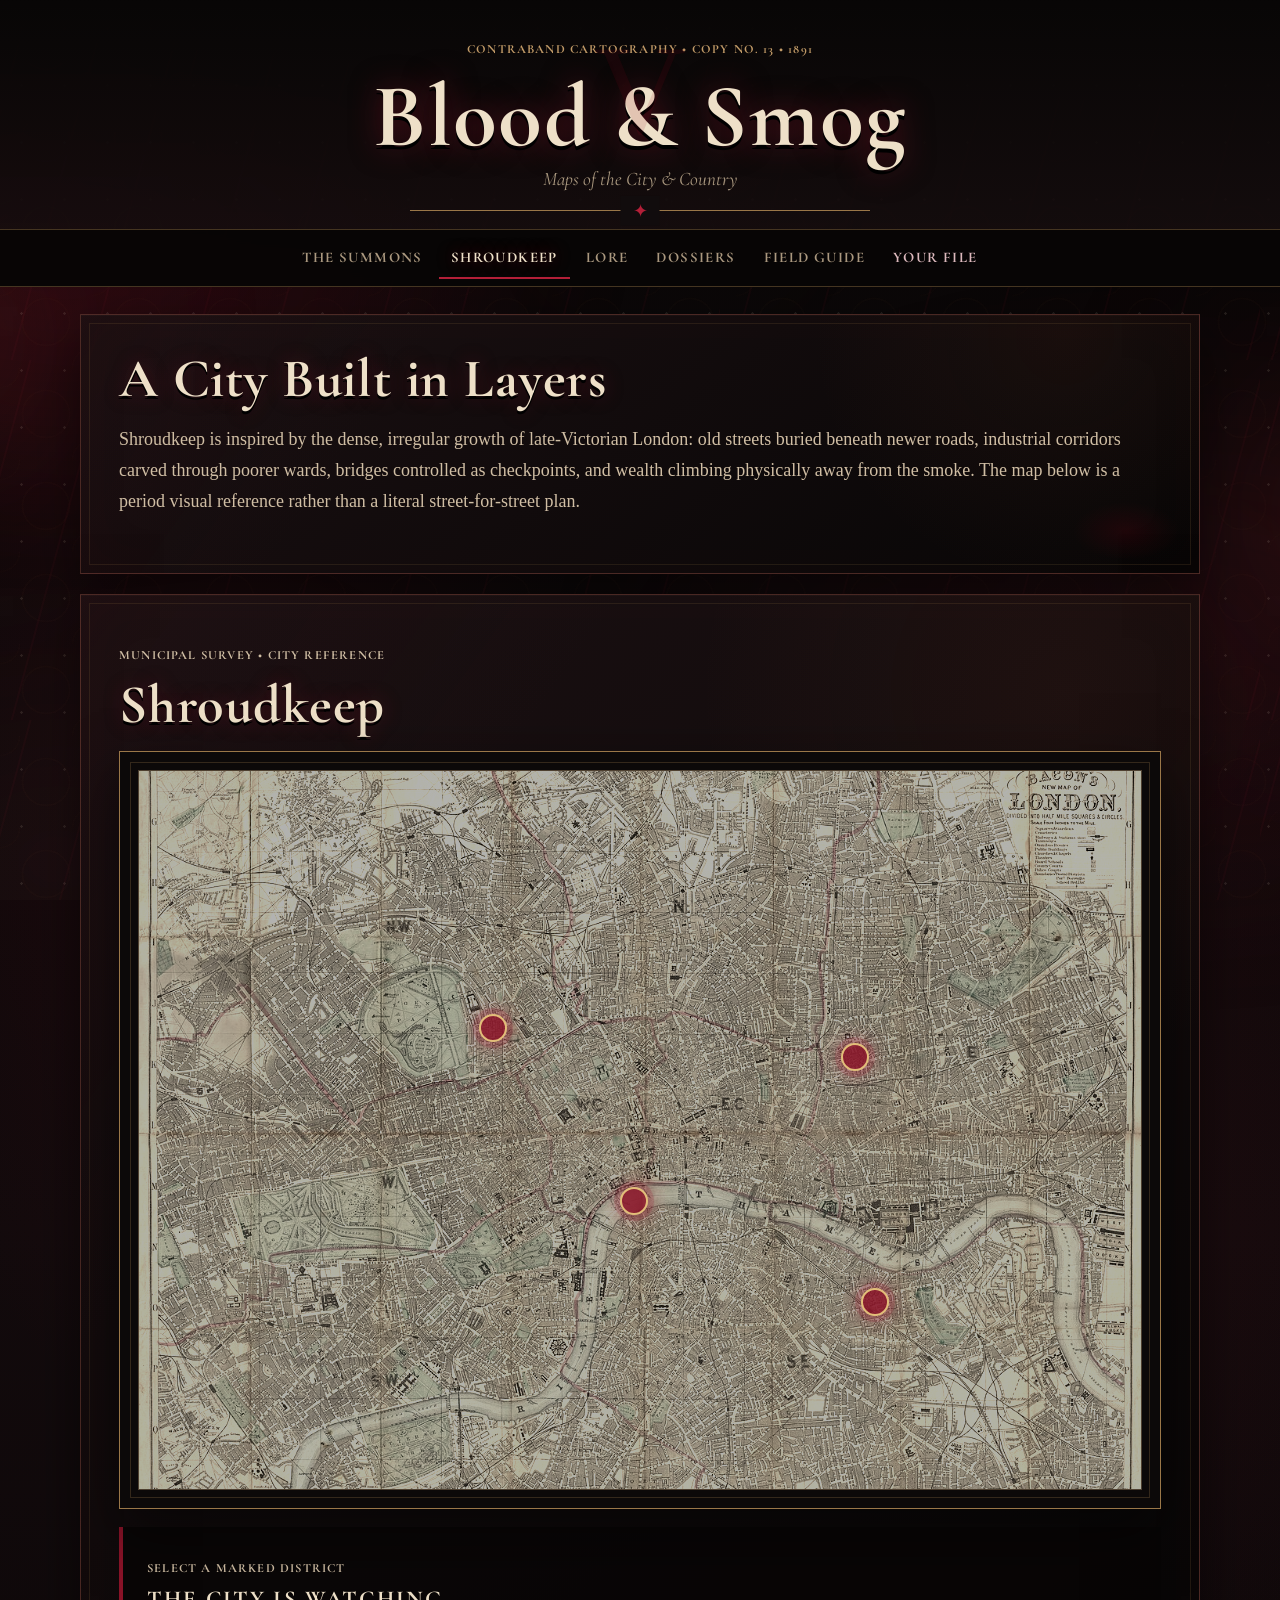
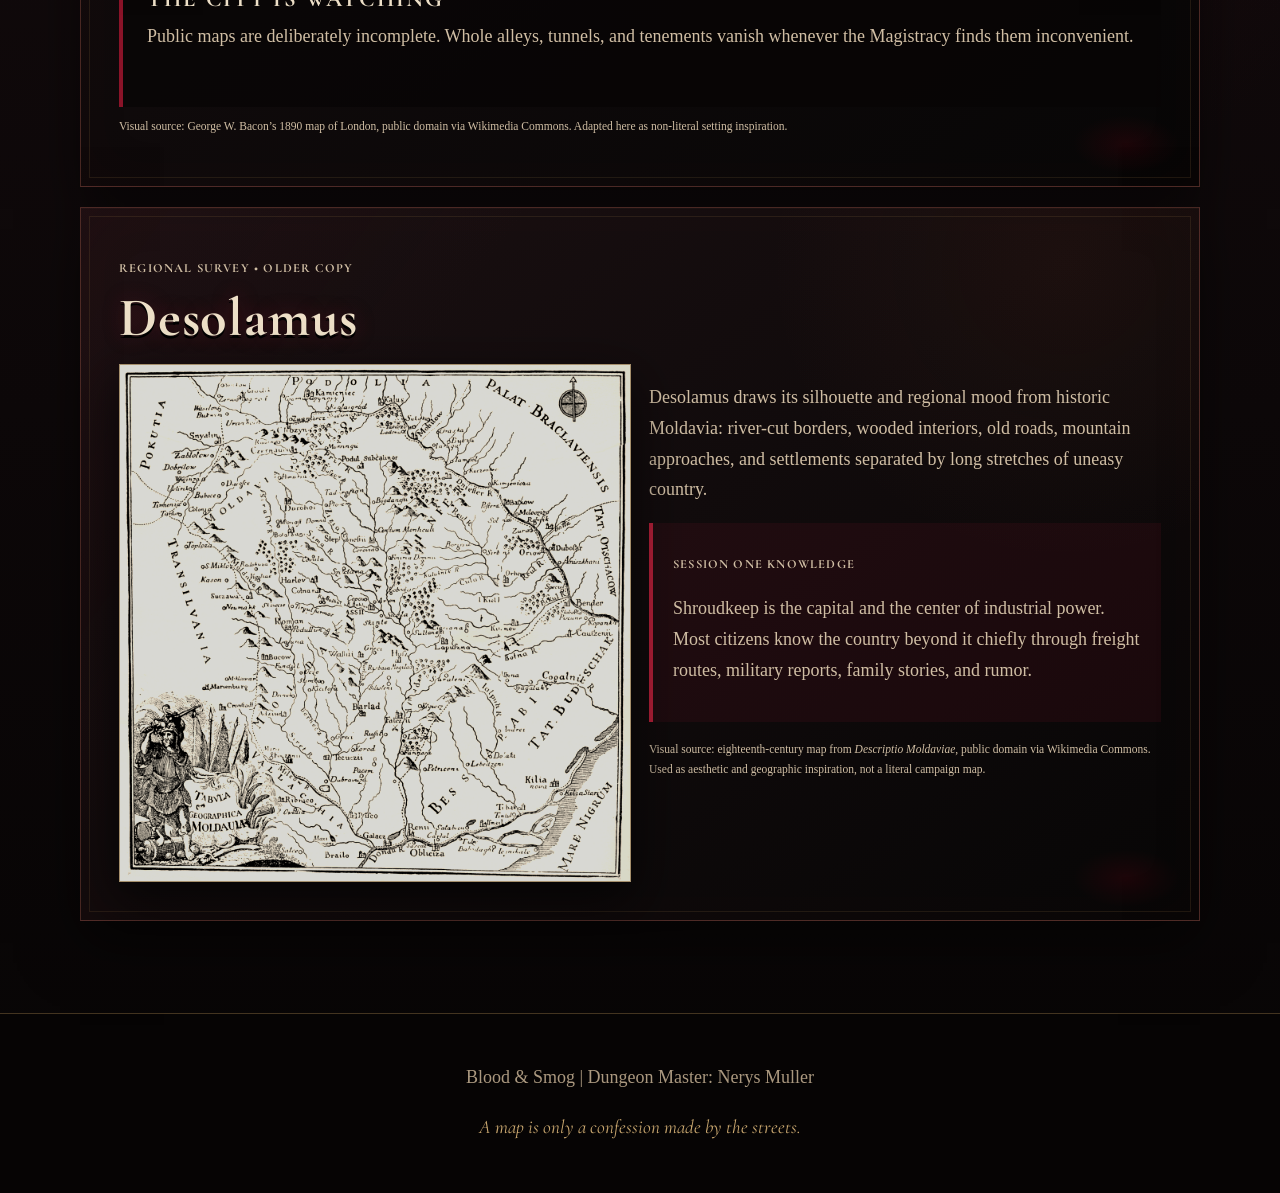
<file: maps.html>
<!doctype html>
<html lang="en"><head><meta charset="utf-8"><meta name="viewport" content="width=device-width, initial-scale=1">
<meta name="description" content="Public maps of Shroudkeep and Desolamus"><title>Shroudkeep | Blood & Smog</title><link rel="stylesheet" href="styles.css"></head>
<body><div class="ash"></div><div class="blood-rain"></div><div class="page-transition" id="pageTransition"></div><div class="site-shell">
<header class="main-header"><p class="eyebrow">Contraband Cartography • Copy No. 13 • 1891</p><h1 class="title-main">Blood &amp; Smog</h1><p class="subtitle">Maps of the City &amp; Country</p><div class="divider"></div></header>
<nav class="main-nav"><a href="home.html" class="nav-link">The Summons</a><a href="maps.html" class="nav-link active">Shroudkeep</a><a href="lore.html" class="nav-link">Lore</a><a href="characters.html" class="nav-link">Dossiers</a><a href="quick-rules.html" class="nav-link">Field Guide</a><a href="players.html" class="nav-link special">Your File</a></nav>
<main class="container">
<section class="section"><h2>A City Built in Layers</h2><p>Shroudkeep is inspired by the dense, irregular growth of late-Victorian London: old streets buried beneath newer roads, industrial corridors carved through poorer wards, bridges controlled as checkpoints, and wealth climbing physically away from the smoke. The map below is a period visual reference rather than a literal street-for-street plan.</p></section>

<section class="section">
  <p class="record-label">Municipal survey • City reference</p>
  <h2>Shroudkeep</h2>
  <div class="map-frame">
    <div class="interactive-map" id="interactiveMap">
      <img class="vintage-map-image" src="assets/vintage-london-1890.jpg" alt="1890 vintage map of London used as visual inspiration for Shroudkeep">
      <button class="map-hotspot" style="left:34%;top:34%;" data-district="old-proper" data-label="Old Town Proper" aria-label="Read about Old Town Proper"></button>
      <button class="map-hotspot" style="left:48%;top:58%;" data-district="old-town" data-label="Old Town" aria-label="Read about Old Town"></button>
      <button class="map-hotspot" style="left:70%;top:38%;" data-district="silk" data-label="Silk Street" aria-label="Read about Silk Street"></button>
      <button class="map-hotspot" style="left:72%;top:72%;" data-district="hems" data-label="The Hems" aria-label="Read about the Hems"></button>
    </div>
  </div>
  <div class="map-details" id="mapDetails" aria-live="polite"><p class="record-label">Select a marked district</p><h3>The City Is Watching</h3><p>Public maps are deliberately incomplete. Whole alleys, tunnels, and tenements vanish whenever the Magistracy finds them inconvenient.</p></div>
  <p class="map-credit">Visual source: George W. Bacon’s 1890 map of London, public domain via Wikimedia Commons. Adapted here as non-literal setting inspiration.</p>
</section>

<section class="section">
  <p class="record-label">Regional survey • Older copy</p>
  <h2>Desolamus</h2>
  <div class="map-note-grid"><img class="vintage-map-image country-map" src="assets/vintage-moldavia.png" alt="Historic map of Moldavia used as visual inspiration for Desolamus"><div><p>Desolamus draws its silhouette and regional mood from historic Moldavia: river-cut borders, wooded interiors, old roads, mountain approaches, and settlements separated by long stretches of uneasy country.</p><div class="warning-box"><p class="record-label">Session One knowledge</p><p>Shroudkeep is the capital and the center of industrial power. Most citizens know the country beyond it chiefly through freight routes, military reports, family stories, and rumor.</p></div><p class="map-credit">Visual source: eighteenth-century map from <em>Descriptio Moldaviae</em>, public domain via Wikimedia Commons. Used as aesthetic and geographic inspiration, not a literal campaign map.</p></div></div>
</section>
</main>
<footer class="main-footer"><p>Blood &amp; Smog | Dungeon Master: Nerys Muller</p><p class="footer-quote">A map is only a confession made by the streets.</p></footer></div>
<script src="script.js"></script>
<script>
const districtData={
'old-proper':{title:'Old Town Proper',tag:'Stone, bells, and old authority',text:'The oldest civic quarter: courts, archives, churches, government offices, and buildings whose foundations predate the modern city. The Sentinels maintain a constant presence.',danger:'Public danger: High after curfew.'},
'old-town':{title:'Old Town',tag:'Tenements, shrines, and forgotten doors',text:'A dense district of boarding houses, abandoned chapels, crowded markets, pawnshops, and generations of secrets. Some streets appear on no official plan.',danger:'Public danger: Moderate by day; severe after dark.'},
'silk':{title:'Silk Street',tag:'Clean gaslight over old blood',text:'The wealthy quarter. Private clubs, walled estates, grand theatres, and the residences of Shroudkeep’s oldest families stand above broad streets kept conspicuously free of plague carts.',danger:'Public danger: Low—unless you do not belong there.'},
'hems':{title:'The Hems',tag:'Factories, smoke, and the working dead',text:'The industrial wards where textile mills, foundries, worker housing, plague stations, and soot-choked canals crowd together. Shift bells govern life more strictly than church bells ever did.',danger:'Public danger: Severe.'}}
document.querySelectorAll('.map-hotspot').forEach(button=>button.addEventListener('click',()=>{const item=districtData[button.dataset.district];document.getElementById('mapDetails').innerHTML=`<p class="record-label">${item.tag}</p><h3>${item.title}</h3><p>${item.text}</p><p><strong>${item.danger}</strong></p>`;}));
</script></body></html>
</file>
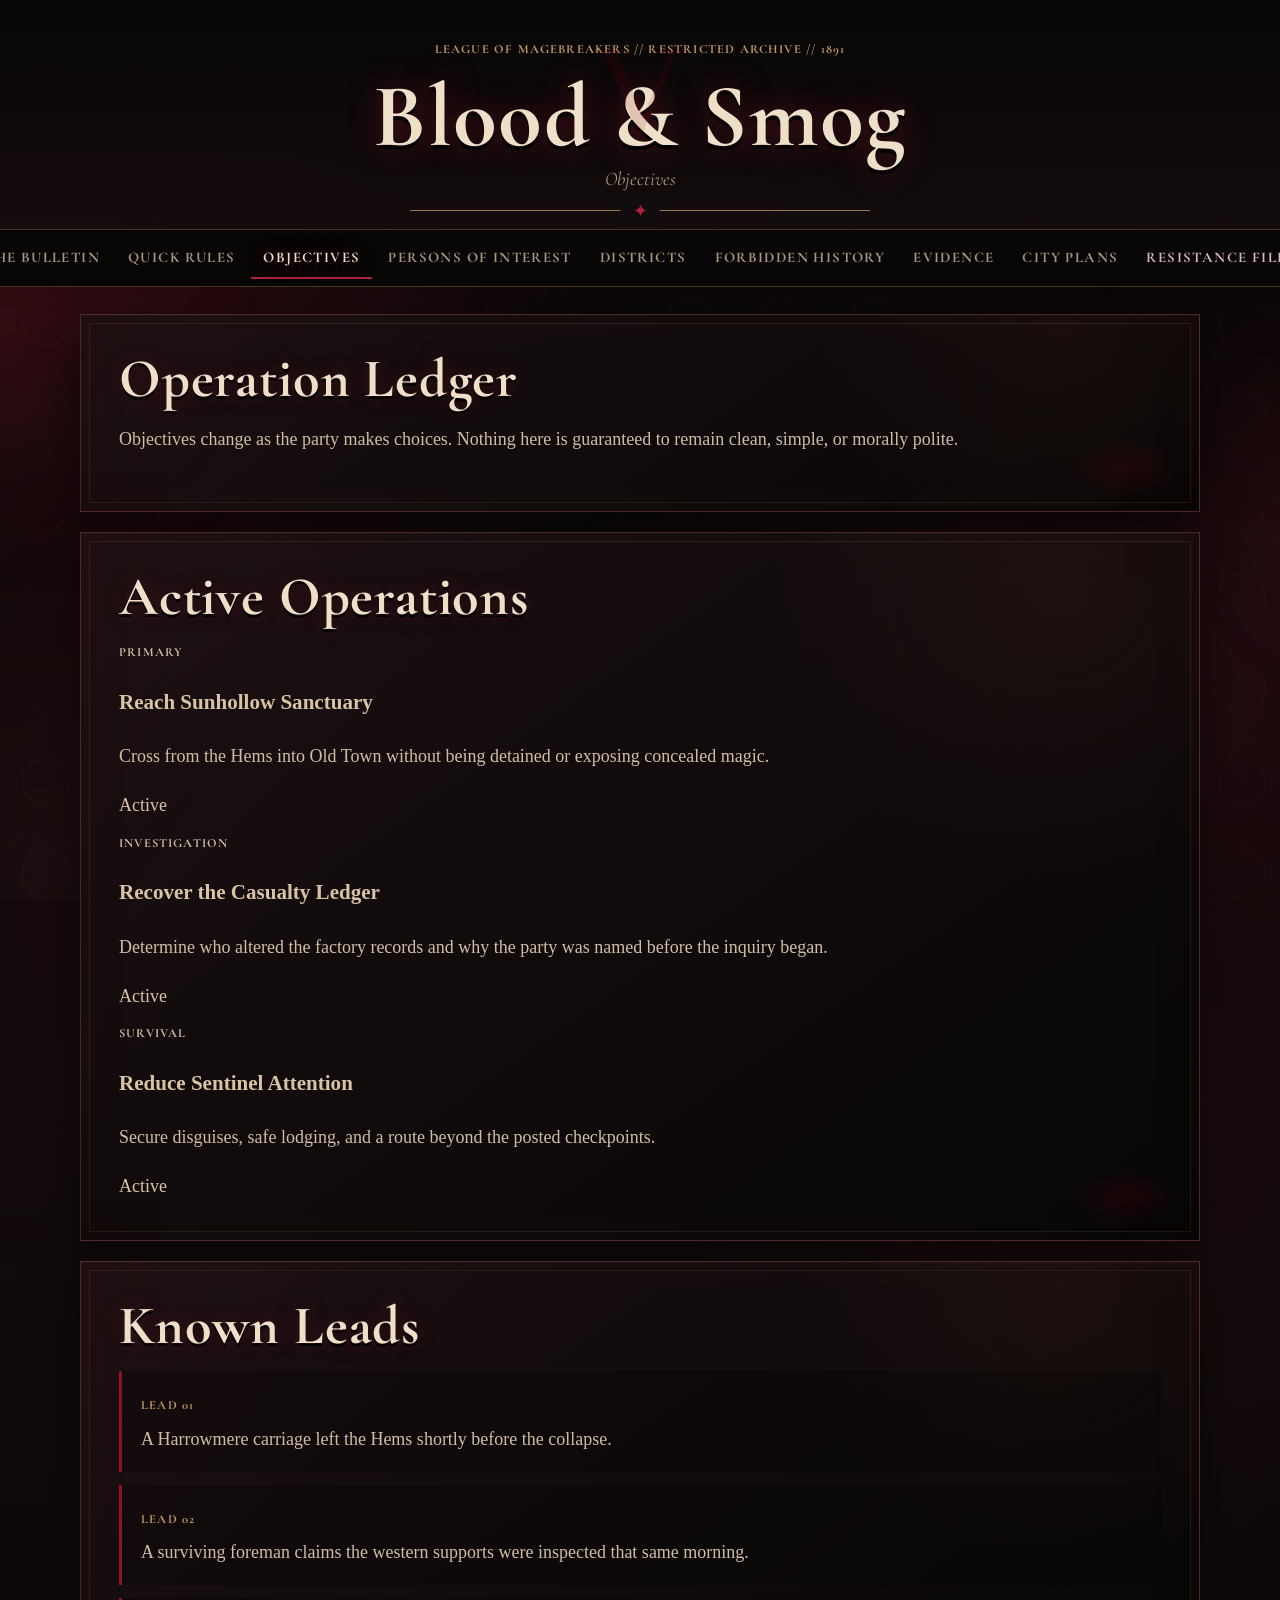
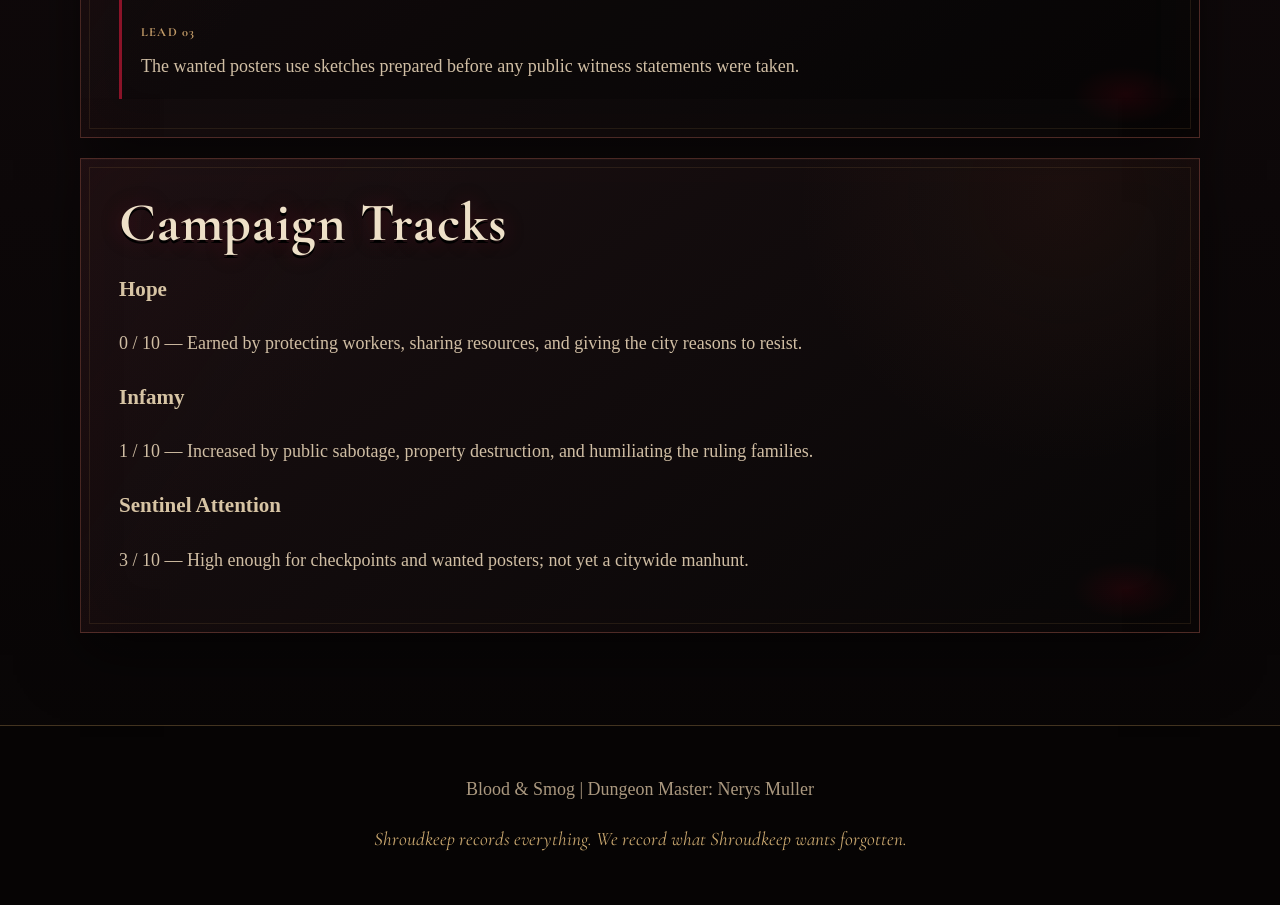
<file: objectives.html>
<!doctype html>
<html lang="en"><head><meta charset="utf-8"><meta name="viewport" content="width=device-width, initial-scale=1">
<meta name="description" content="Blood & Smog campaign dashboard"><title>Objectives | Blood & Smog</title><link rel="stylesheet" href="styles.css"></head>
<body><div class="fog-layer"></div><div class="soot-layer"></div><div class="page-transition" id="pageTransition"></div><div class="site-shell">
<header class="main-header"><p class="eyebrow">League of Magebreakers // Restricted Archive // 1891</p><h1 class="title-main">Blood &amp; Smog</h1><p class="subtitle">Objectives</p><div class="divider"><span></span></div></header>
<nav class="main-nav"><a href="home.html" class="nav-link  ">The Bulletin</a><a href="quick-rules.html" class="nav-link  ">Quick Rules</a><a href="objectives.html" class="nav-link active ">Objectives</a><a href="characters.html" class="nav-link  ">Persons of Interest</a><a href="locations.html" class="nav-link  ">Districts</a><a href="lore.html" class="nav-link  ">Forbidden History</a><a href="evidence.html" class="nav-link  ">Evidence</a><a href="maps.html" class="nav-link  ">City Plans</a><a href="players.html" class="nav-link  special">Resistance Files</a></nav><main class="container"><section class="section"><h2>Operation Ledger</h2><p>Objectives change as the party makes choices. Nothing here is guaranteed to remain clean, simple, or morally polite.</p></section>
<section class="section"><h2>Active Operations</h2><div class="objective-grid">
<div class="objective-card"><p class="record-label">Primary</p><h3>Reach Sunhollow Sanctuary</h3><p>Cross from the Hems into Old Town without being detained or exposing concealed magic.</p><span class="objective-status objective-active">Active</span></div>
<div class="objective-card"><p class="record-label">Investigation</p><h3>Recover the Casualty Ledger</h3><p>Determine who altered the factory records and why the party was named before the inquiry began.</p><span class="objective-status objective-active">Active</span></div>
<div class="objective-card"><p class="record-label">Survival</p><h3>Reduce Sentinel Attention</h3><p>Secure disguises, safe lodging, and a route beyond the posted checkpoints.</p><span class="objective-status objective-active">Active</span></div>
</div></section>
<section class="section"><h2>Known Leads</h2><div class="update-list">
<div class="update-item"><span class="update-date">Lead 01</span><p>A Harrowmere carriage left the Hems shortly before the collapse.</p></div>
<div class="update-item"><span class="update-date">Lead 02</span><p>A surviving foreman claims the western supports were inspected that same morning.</p></div>
<div class="update-item"><span class="update-date">Lead 03</span><p>The wanted posters use sketches prepared before any public witness statements were taken.</p></div>
</div></section>
<section class="section"><h2>Campaign Tracks</h2><div class="info-grid"><div class="info-card"><h3>Hope</h3><p>0 / 10 — Earned by protecting workers, sharing resources, and giving the city reasons to resist.</p></div><div class="info-card"><h3>Infamy</h3><p>1 / 10 — Increased by public sabotage, property destruction, and humiliating the ruling families.</p></div><div class="info-card"><h3>Sentinel Attention</h3><p>3 / 10 — High enough for checkpoints and wanted posters; not yet a citywide manhunt.</p></div></div></section></main>
<footer class="main-footer"><p>Blood &amp; Smog | Dungeon Master: Nerys Muller</p><p class="footer-quote">Shroudkeep records everything. We record what Shroudkeep wants forgotten.</p></footer></div><script src="script.js"></script></body></html>
</file>
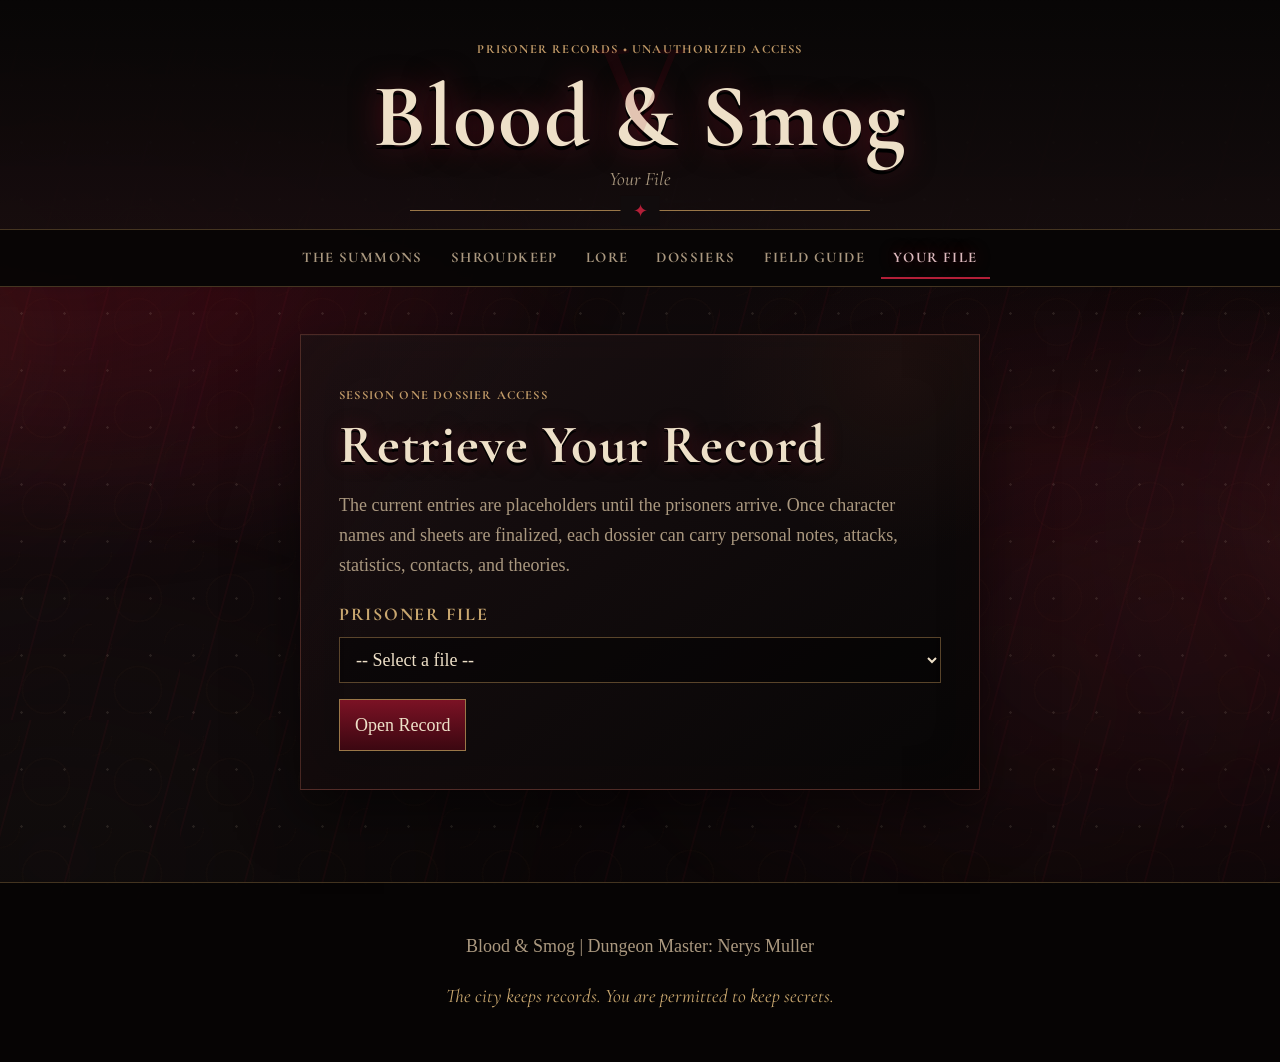
<file: players.html>
<!doctype html>
<html lang="en"><head><meta charset="utf-8"><meta name="viewport" content="width=device-width, initial-scale=1"><title>Your File | Blood & Smog</title><link rel="stylesheet" href="styles.css"></head>
<body><div class="ash"></div><div class="blood-rain"></div><div class="page-transition" id="pageTransition"></div><div class="site-shell">
<header class="main-header"><p class="eyebrow">Prisoner Records • Unauthorized Access</p><h1 class="title-main">Blood &amp; Smog</h1><p class="subtitle">Your File</p><div class="divider"></div></header>
<nav class="main-nav"><a href="home.html" class="nav-link">The Summons</a><a href="maps.html" class="nav-link">Shroudkeep</a><a href="lore.html" class="nav-link">Lore</a><a href="characters.html" class="nav-link">Dossiers</a><a href="quick-rules.html" class="nav-link">Field Guide</a><a href="players.html" class="nav-link special active">Your File</a></nav>
<main class="container">
<div id="loginSection" class="login-container"><p class="record-label">Session One dossier access</p><h2>Retrieve Your Record</h2><p style="color:var(--paper-dim);">The current entries are placeholders until the prisoners arrive. Once character names and sheets are finalized, each dossier can carry personal notes, attacks, statistics, contacts, and theories.</p><form id="loginForm"><div class="form-group"><label for="playerSelect">Prisoner File</label><select id="playerSelect" required><option value="">-- Select a file --</option><option value="player1">Prisoner One</option><option value="player2">Prisoner Two</option><option value="player3">Prisoner Three</option><option value="player4">Prisoner Four</option><option value="player5">Prisoner Five</option></select></div><button type="submit" class="login-button">Open Record</button><p class="error-message" id="errorMessage" hidden></p></form></div>
<div id="playerDashboard" class="player-dashboard"><div class="dashboard-header"><div><p class="record-label">Blackglass Gaol • Intake copy</p><h2 id="playerName">Record Retrieved</h2><p id="playerClass" class="player-class"></p></div><button class="logout-button" id="logoutBtn">Close Record</button></div>
<div class="dashboard-grid">
<section class="dashboard-section wide"><h3>Prisoner Summary</h3><div class="stat-grid"><div class="stat-card large-card"><h4>Identity</h4><p><strong>Name:</strong> <span id="charName"></span></p><p><strong>Species:</strong> <span id="charRace"></span></p><p><strong>Class:</strong> <span id="charClass"></span></p><p><strong>Level:</strong> <span id="charLevel"></span></p><p><strong>Background:</strong> <span id="charBackground"></span></p></div><div class="stat-card"><h4>Hit Points</h4><div class="result-value"><span id="currentHP"></span>/<span id="maxHP"></span></div></div><div class="stat-card"><h4>Armor Class</h4><div class="result-value" id="armorClass"></div></div><div class="stat-card large-card"><h4>Ability Scores</h4><div class="abilities-grid" id="abilitiesGrid"></div></div><div class="stat-card large-card"><h4>Common Attacks</h4><div id="attacksList"></div></div></div></section>
<section class="dashboard-section"><h3>Dice Roller</h3><div class="dice-buttons"><button class="dice-btn" data-dice="4">d4</button><button class="dice-btn" data-dice="6">d6</button><button class="dice-btn" data-dice="8">d8</button><button class="dice-btn" data-dice="10">d10</button><button class="dice-btn" data-dice="12">d12</button><button class="dice-btn" data-dice="20">d20</button><button class="dice-btn" data-dice="100">d100</button></div><div class="form-group" style="margin-top:14px;"><label for="diceModifier">Modifier</label><input type="number" id="diceModifier" value="0"></div><div class="dice-result-display"><div class="record-label">Result</div><div class="result-value" id="resultValue">--</div><div id="resultBreakdown"></div></div><div id="historyList"></div></section>
<section class="dashboard-section"><h3>Before the Cell Opens</h3><div class="update-list"><div class="update-item"><span class="update-date">Know</span><p>Your Armor Class, maximum Hit Points, spell save DC, and the attacks you use most often.</p></div><div class="update-item"><span class="update-date">Choose</span><p>Your accusation, one person you protect, and one institution you hate.</p></div><div class="update-item"><span class="update-date">Remember</span><p>You can describe an attempt without knowing the rule. The table will help with the mechanics.</p></div></div></section>
<section class="dashboard-section" id="sessionNotesSection"><h3>Session Notes</h3></section><section class="dashboard-section" id="inventoryNotesSection"><h3>Important Items</h3></section><section class="dashboard-section" id="relationshipNotesSection"><h3>Contacts</h3></section><section class="dashboard-section" id="theoriesNotesSection"><h3>Theories &amp; Suspicions</h3></section>
<section class="dashboard-section"><h3>The Other Prisoners</h3><div id="partyList"></div></section>
</div><p style="text-align:center;color:var(--paper-dim);margin-top:28px;">Notes are stored only in this browser. Clearing site data clears the record.</p></div>
</main><footer class="main-footer"><p>Blood &amp; Smog | Dungeon Master: Nerys Muller</p><p class="footer-quote">The city keeps records. You are permitted to keep secrets.</p></footer></div><script src="player-script.js"></script><script src="script.js"></script></body></html>
</file>
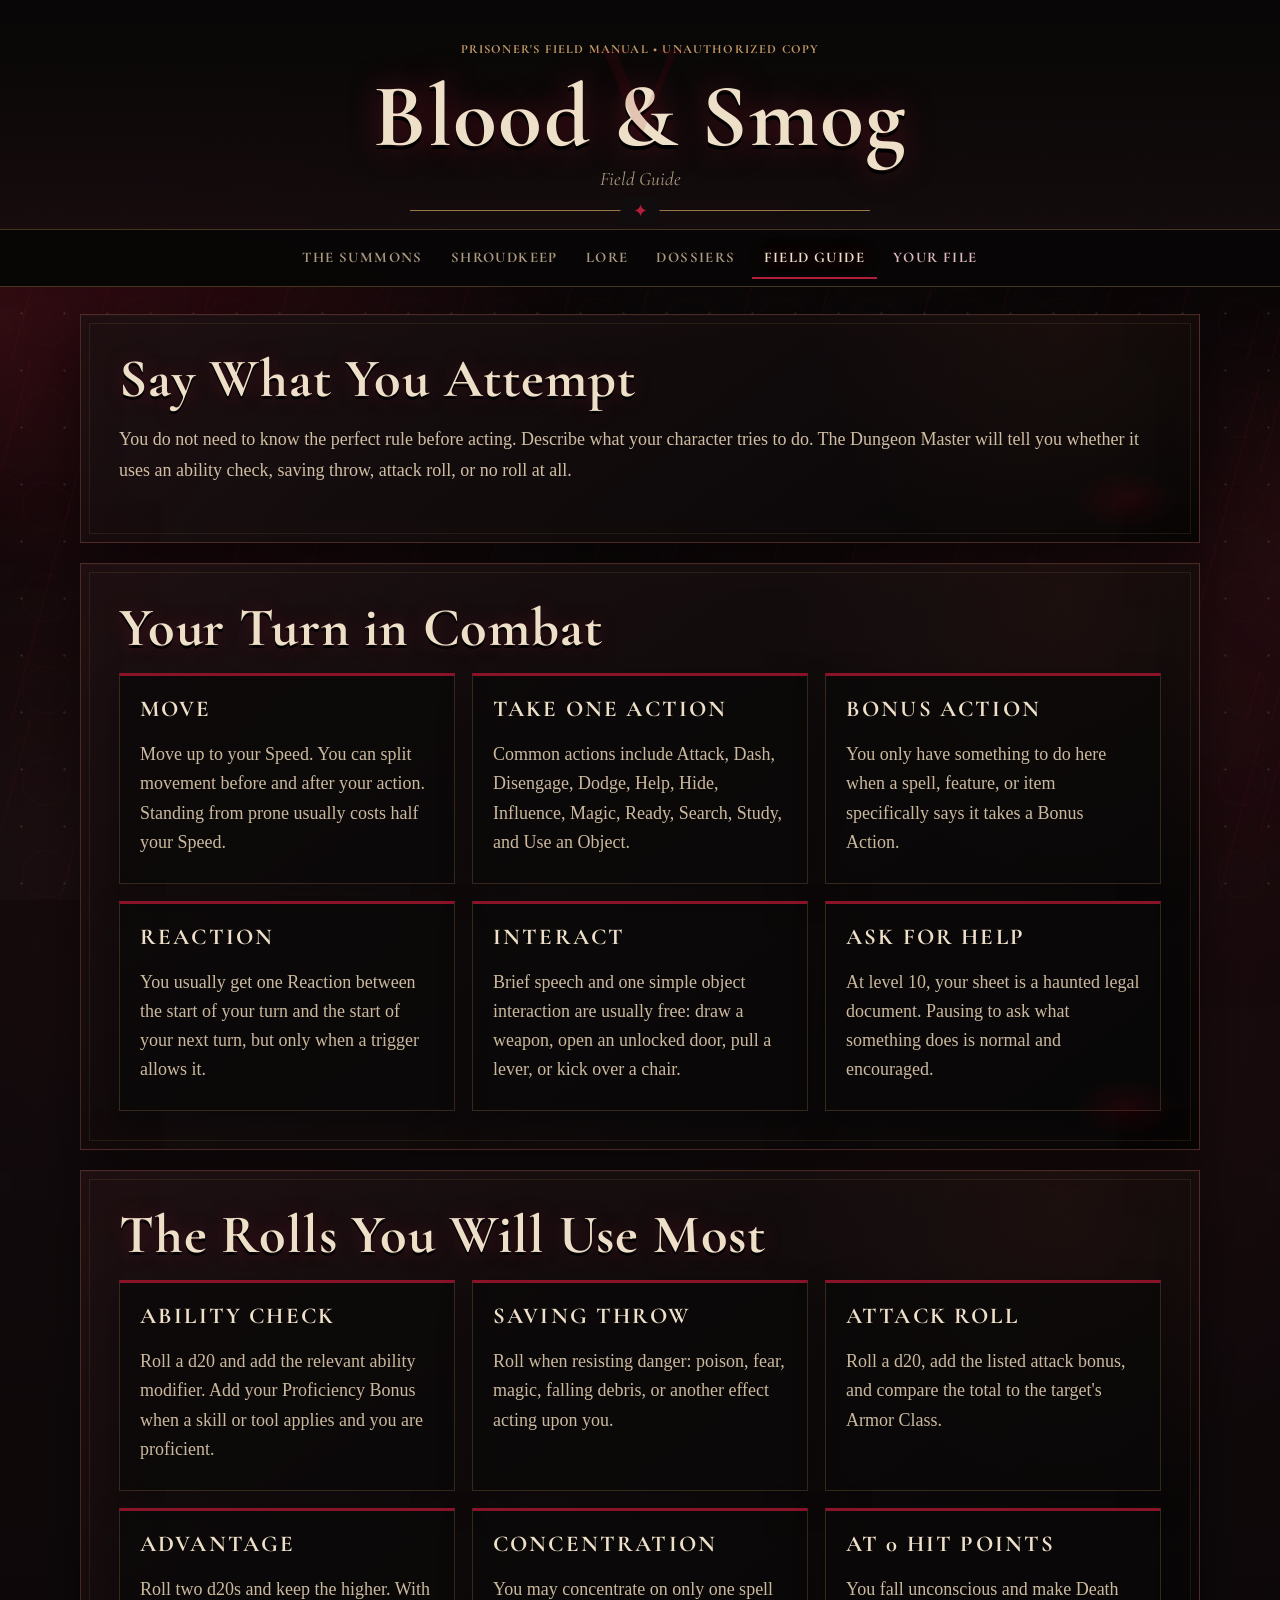
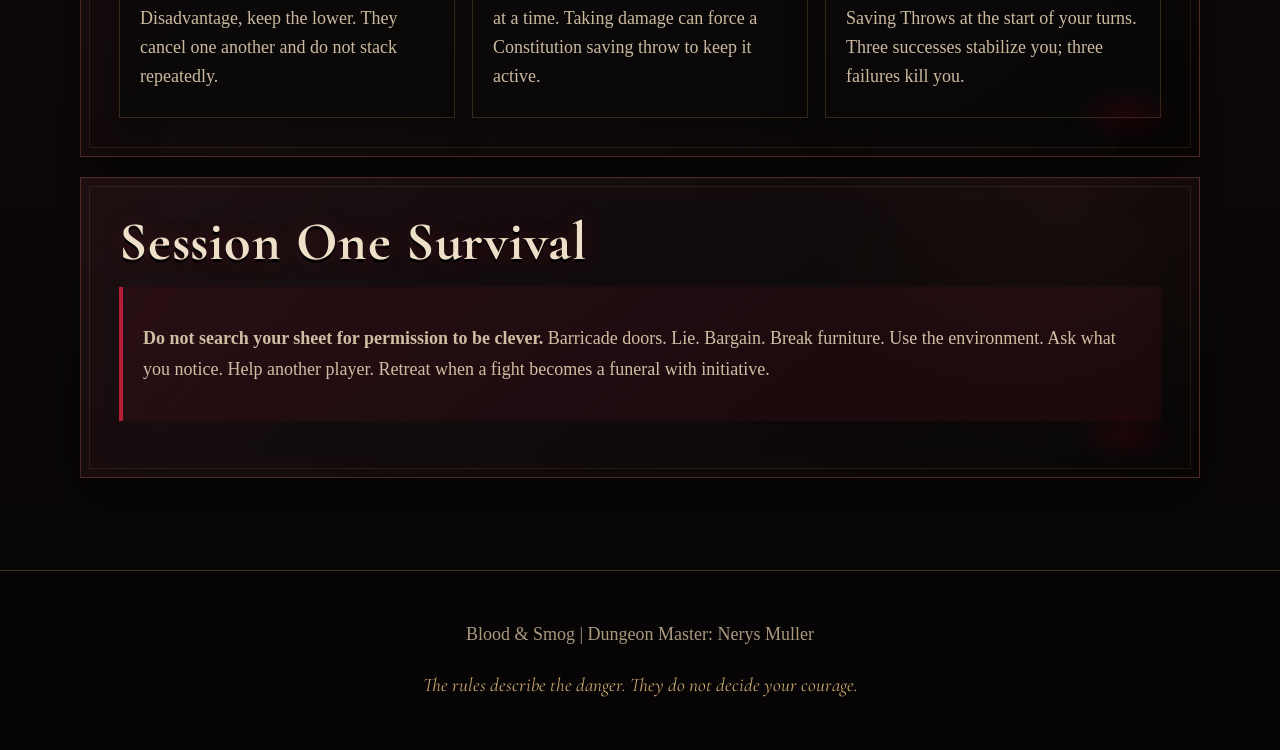
<file: quick-rules.html>
<!doctype html>
<html lang="en"><head><meta charset="utf-8"><meta name="viewport" content="width=device-width, initial-scale=1">
<meta name="description" content="Beginner field guide for Blood & Smog"><title>Field Guide | Blood & Smog</title><link rel="stylesheet" href="styles.css"></head>
<body><div class="ash"></div><div class="blood-rain"></div><div class="page-transition" id="pageTransition"></div><div class="site-shell">
<header class="main-header"><p class="eyebrow">Prisoner's Field Manual • Unauthorized Copy</p><h1 class="title-main">Blood &amp; Smog</h1><p class="subtitle">Field Guide</p><div class="divider"></div></header>
<nav class="main-nav"><a href="home.html" class="nav-link">The Summons</a><a href="maps.html" class="nav-link">Shroudkeep</a><a href="lore.html" class="nav-link">Lore</a><a href="characters.html" class="nav-link">Dossiers</a><a href="quick-rules.html" class="nav-link active">Field Guide</a><a href="players.html" class="nav-link special">Your File</a></nav>
<main class="container">
<section class="section"><h2>Say What You Attempt</h2><p>You do not need to know the perfect rule before acting. Describe what your character tries to do. The Dungeon Master will tell you whether it uses an ability check, saving throw, attack roll, or no roll at all.</p></section>
<section class="section"><h2>Your Turn in Combat</h2><div class="rule-grid">
<article class="rule-card"><h3>Move</h3><p>Move up to your Speed. You can split movement before and after your action. Standing from prone usually costs half your Speed.</p></article>
<article class="rule-card"><h3>Take One Action</h3><p>Common actions include Attack, Dash, Disengage, Dodge, Help, Hide, Influence, Magic, Ready, Search, Study, and Use an Object.</p></article>
<article class="rule-card"><h3>Bonus Action</h3><p>You only have something to do here when a spell, feature, or item specifically says it takes a Bonus Action.</p></article>
<article class="rule-card"><h3>Reaction</h3><p>You usually get one Reaction between the start of your turn and the start of your next turn, but only when a trigger allows it.</p></article>
<article class="rule-card"><h3>Interact</h3><p>Brief speech and one simple object interaction are usually free: draw a weapon, open an unlocked door, pull a lever, or kick over a chair.</p></article>
<article class="rule-card"><h3>Ask for Help</h3><p>At level 10, your sheet is a haunted legal document. Pausing to ask what something does is normal and encouraged.</p></article>
</div></section>
<section class="section"><h2>The Rolls You Will Use Most</h2><div class="rule-grid">
<article class="rule-card"><h3>Ability Check</h3><p>Roll a d20 and add the relevant ability modifier. Add your Proficiency Bonus when a skill or tool applies and you are proficient.</p></article>
<article class="rule-card"><h3>Saving Throw</h3><p>Roll when resisting danger: poison, fear, magic, falling debris, or another effect acting upon you.</p></article>
<article class="rule-card"><h3>Attack Roll</h3><p>Roll a d20, add the listed attack bonus, and compare the total to the target's Armor Class.</p></article>
<article class="rule-card"><h3>Advantage</h3><p>Roll two d20s and keep the higher. With Disadvantage, keep the lower. They cancel one another and do not stack repeatedly.</p></article>
<article class="rule-card"><h3>Concentration</h3><p>You may concentrate on only one spell at a time. Taking damage can force a Constitution saving throw to keep it active.</p></article>
<article class="rule-card"><h3>At 0 Hit Points</h3><p>You fall unconscious and make Death Saving Throws at the start of your turns. Three successes stabilize you; three failures kill you.</p></article>
</div></section>
<section class="section"><h2>Session One Survival</h2><div class="warning-box"><p><strong>Do not search your sheet for permission to be clever.</strong> Barricade doors. Lie. Bargain. Break furniture. Use the environment. Ask what you notice. Help another player. Retreat when a fight becomes a funeral with initiative.</p></div></section>
</main>
<footer class="main-footer"><p>Blood &amp; Smog | Dungeon Master: Nerys Muller</p><p class="footer-quote">The rules describe the danger. They do not decide your courage.</p></footer></div><script src="script.js"></script></body></html>
</file>
<file: styles.css>
@import url('https://fonts.googleapis.com/css2?family=Cormorant+Garamond:ital,wght@0,400;0,500;0,600;0,700;1,400;1,600&family=Special+Elite&family=UnifrakturCook:wght@700&display=swap');

:root {
  --black: #090707;
  --coal: #151111;
  --coal-2: #211818;
  --paper: #d7c4a4;
  --paper-dim: #aa987f;
  --bone: #eee0c8;
  --blood: #8a1328;
  --blood-bright: #b31f38;
  --blood-dark: #3d0711;
  --brass: #9a7748;
  --line: rgba(154,119,72,.42);
  --shadow: rgba(0,0,0,.72);
  --content: 1120px;
}

* { box-sizing: border-box; }
html { scroll-behavior: smooth; }
body {
  margin: 0;
  min-height: 100vh;
  color: var(--paper);
  font-family: 'Cormorant Garamond', Georgia, serif;
  font-size: 18px;
  background:
    radial-gradient(circle at 50% -15%, rgba(138,19,40,.23), transparent 34%),
    linear-gradient(180deg, #0b0808 0%, #130d0e 50%, #080606 100%);
  overflow-x: hidden;
}
body::before {
  content: '';
  position: fixed;
  inset: 0;
  pointer-events: none;
  z-index: -3;
  background:
    repeating-linear-gradient(0deg, transparent 0 3px, rgba(255,255,255,.014) 4px),
    repeating-linear-gradient(90deg, transparent 0 179px, rgba(215,196,164,.025) 180px);
}
body::after {
  content: '';
  position: fixed;
  inset: -20%;
  pointer-events: none;
  z-index: -2;
  background:
    radial-gradient(ellipse at 18% 35%, rgba(138,19,40,.25), transparent 26%),
    radial-gradient(ellipse at 80% 65%, rgba(86,10,24,.22), transparent 30%),
    radial-gradient(ellipse at 52% 10%, rgba(255,255,255,.04), transparent 22%);
  filter: blur(30px);
  animation: bloodMist 20s ease-in-out infinite alternate;
}
@keyframes bloodMist { to { transform: translate3d(5%, -3%, 0) scale(1.08); } }

a { color: inherit; }
img { max-width: 100%; display: block; }
button, input, select, textarea { font: inherit; }

.site-shell { position: relative; z-index: 1; }
.container { width: min(var(--content), calc(100% - 30px)); margin: 0 auto; }

.ash,
.blood-rain {
  position: fixed;
  inset: 0;
  pointer-events: none;
  z-index: 0;
}
.ash {
  opacity: .12;
  background-image: radial-gradient(circle, #d8c9b1 0 1px, transparent 1.5px);
  background-size: 43px 57px;
  animation: ashFall 28s linear infinite;
}
.blood-rain {
  opacity: .08;
  background-image: repeating-linear-gradient(105deg, transparent 0 28px, rgba(179,31,56,.7) 29px 30px, transparent 31px 75px);
  background-size: 180px 360px;
  animation: rainMove 14s linear infinite;
}
@keyframes ashFall { to { background-position: 120px 380px; } }
@keyframes rainMove { to { background-position: 180px 360px; } }

.blackletter,
.title-main,
.landing-title,
.section h2,
.content-section h2,
.dashboard-section h3,
.login-container h2,
.map-title {
  font-family: 'UnifrakturCook', Georgia, serif;
  font-weight: 700;
  letter-spacing: .025em;
}

.main-header {
  text-align: center;
  padding: 34px 20px 22px;
  border-bottom: 1px solid var(--line);
  background: linear-gradient(180deg, rgba(8,6,6,.98), rgba(21,13,14,.9));
  box-shadow: 0 20px 50px rgba(0,0,0,.45);
}
.eyebrow,
.record-label,
.document-kicker,
.update-date {
  font-family: 'Special Elite', monospace;
  text-transform: uppercase;
  letter-spacing: .13em;
  color: #b99a6d;
  font-size: .72rem;
}
.title-main {
  margin: 4px 0 2px;
  color: var(--bone);
  font-size: clamp(3rem, 8vw, 5.8rem);
  text-shadow: 0 4px 0 #000, 0 0 30px rgba(138,19,40,.58);
}
.subtitle { margin: 0; color: var(--paper-dim); font-style: italic; font-size: 1.06rem; }
.divider { width: min(460px, 78%); margin: 15px auto 0; border-top: 1px solid var(--brass); position: relative; }
.divider::after { content:'✦'; position:absolute; left:50%; top:50%; transform:translate(-50%,-50%); background:#110c0d; color:var(--blood-bright); padding:0 12px; }

.main-nav {
  position: sticky;
  top: 0;
  z-index: 40;
  display: flex;
  justify-content: center;
  gap: 8px;
  padding: 9px 14px;
  background: rgba(8,6,6,.96);
  border-bottom: 1px solid var(--line);
  backdrop-filter: blur(12px);
}
.nav-link {
  text-decoration: none;
  padding: 9px 15px;
  color: var(--paper-dim);
  font-weight: 700;
  letter-spacing: .045em;
  border-bottom: 2px solid transparent;
  transition: .2s ease;
  white-space: nowrap;
}
.nav-link:hover,
.nav-link.active { color: var(--bone); border-color: var(--blood-bright); text-shadow: 0 0 15px rgba(179,31,56,.5); }
.nav-link.special { color: #dcb9bd; }

main { padding: 34px 0 72px; }
.section,
.content-section,
.dashboard-section,
.login-container {
  position: relative;
  padding: clamp(24px, 4vw, 42px);
  margin-bottom: 24px;
  background:
    linear-gradient(135deg, rgba(35,23,23,.96), rgba(14,10,10,.98)),
    repeating-linear-gradient(0deg, transparent 0 22px, rgba(215,196,164,.018) 23px);
  border: 1px solid var(--line);
  box-shadow: 0 22px 54px rgba(0,0,0,.46);
}
.section::before,
.content-section::before {
  content:'';
  position:absolute;
  inset:8px;
  border:1px solid rgba(154,119,72,.16);
  pointer-events:none;
}
.section h2,
.content-section h2,
.dashboard-section h3,
.login-container h2 {
  margin: 0 0 15px;
  color: var(--bone);
  font-size: clamp(2.1rem, 5vw, 3.5rem);
  text-shadow: 0 3px 0 #000, 0 0 20px rgba(138,19,40,.4);
}
.section p,
.content-section p { line-height: 1.72; color: #d0bea4; }

.intro-hero {
  position: relative;
  min-height: 470px;
  display: grid;
  align-items: end;
  overflow: hidden;
  margin-bottom: 26px;
  border: 1px solid var(--line);
  background:
    linear-gradient(180deg, rgba(7,5,5,.12), rgba(7,5,5,.96)),
    radial-gradient(circle at 50% 40%, rgba(138,19,40,.3), transparent 30%),
    repeating-linear-gradient(90deg, #1c1717 0 9px, #0b0909 10px 14px);
}
.intro-hero::before {
  content:'';
  position:absolute;
  inset:0;
  background:
    linear-gradient(90deg, transparent 0 15%, rgba(0,0,0,.72) 15% 18%, transparent 18% 38%, rgba(0,0,0,.72) 38% 41%, transparent 41% 61%, rgba(0,0,0,.72) 61% 64%, transparent 64% 84%, rgba(0,0,0,.72) 84% 87%, transparent 87%),
    repeating-linear-gradient(0deg, transparent 0 58px, rgba(154,119,72,.2) 59px 61px);
  opacity:.82;
}
.intro-hero::after {
  content:'BLACKGLASS GAOL • INTAKE 1891';
  position:absolute;
  top:34px;
  right:5%;
  color:rgba(199,60,79,.7);
  border:3px double rgba(179,31,56,.65);
  padding:9px 13px;
  transform:rotate(-6deg);
  font:700 .9rem 'Special Elite', monospace;
  letter-spacing:.11em;
}
.hero-content { position:relative; z-index:2; max-width:840px; padding:clamp(30px,7vw,70px); }
.hero-content h2 { margin:0 0 10px; font:700 clamp(3rem,8vw,6rem) 'UnifrakturCook', serif; color:var(--bone); text-shadow:0 5px 0 #000, 0 0 28px rgba(138,19,40,.55); }
.hero-text { font-size:1.18rem; line-height:1.7; color:#ead9c0; }

.card-grid,
.rule-grid,
.dossier-grid,
.dashboard-grid,
.stat-grid {
  display:grid;
  grid-template-columns:repeat(12,1fr);
  gap:17px;
}
.card,
.rule-card,
.dossier-card,
.stat-card {
  grid-column:span 4;
  padding:23px;
  background:rgba(9,7,7,.72);
  border:1px solid rgba(154,119,72,.3);
  border-top:3px solid var(--blood);
  box-shadow:0 12px 30px rgba(0,0,0,.32);
}
.card h3,
.rule-card h3,
.dossier-card h3,
.stat-card h4 {
  margin:0 0 8px;
  color:var(--bone);
  font-size:1.55rem;
}
.card p,
.rule-card p,
.dossier-card p { color:#cbb99f; line-height:1.62; }
.card-button,
.login-button,
.logout-button,
.save-button,
.dice-btn,
.note-action-btn,
.close-editor-btn {
  display:inline-block;
  border:1px solid var(--brass);
  background:linear-gradient(180deg, rgba(138,19,40,.88), rgba(61,7,17,.96));
  color:var(--bone);
  padding:10px 15px;
  text-decoration:none;
  cursor:pointer;
  transition:.2s ease;
}
.card-button:hover,
.login-button:hover,
.logout-button:hover,
.save-button:hover,
.dice-btn:hover,
.note-action-btn:hover { transform:translateY(-2px); filter:brightness(1.15); box-shadow:0 8px 20px rgba(0,0,0,.34); }

.warning-box { border-left:4px solid var(--blood-bright); padding:18px 20px; background:rgba(138,19,40,.12); margin:18px 0; }
.status { display:inline-block; padding:4px 8px; border:1px solid currentColor; color:#c9a76f; font:.72rem 'Special Elite', monospace; text-transform:uppercase; letter-spacing:.08em; }
.status-danger { color:#d45b6d; }
.status-known { color:#aeb78f; }
.redacted { color:transparent; background:#070606; padding:0 .2em; user-select:none; }
.redacted:hover { color:#d7c9b2; }

.update-list { display:grid; gap:13px; }
.update-item { padding:17px 19px; border-left:3px solid var(--blood); background:rgba(0,0,0,.24); }
.update-item p { margin:.35rem 0 0; }

/* Interactive map */
.map-frame { position:relative; padding:18px; background:#0c0909; border:1px solid var(--brass); box-shadow:0 24px 55px rgba(0,0,0,.5); }
.map-frame::before { content:''; position:absolute; inset:10px; border:1px solid rgba(154,119,72,.28); pointer-events:none; z-index:4; }
.interactive-map { position:relative; overflow:hidden; background:#151010; }
.interactive-map img { width:100%; filter:sepia(.35) contrast(1.15) brightness(.7) saturate(.75); transition:.4s ease; }
.interactive-map:hover img { filter:sepia(.2) contrast(1.15) brightness(.82) saturate(.85); }
.map-hotspot {
  position:absolute;
  z-index:5;
  width:28px;
  height:28px;
  border-radius:50%;
  border:2px solid #e3bd79;
  background:rgba(138,19,40,.86);
  color:#fff2dd;
  cursor:pointer;
  box-shadow:0 0 0 6px rgba(138,19,40,.18), 0 0 22px rgba(179,31,56,.65);
  animation:pulse 2.2s ease-in-out infinite;
}
.map-hotspot::after { content:attr(data-label); position:absolute; left:36px; top:50%; transform:translateY(-50%); width:max-content; max-width:180px; color:var(--bone); background:rgba(8,6,6,.9); border:1px solid var(--brass); padding:6px 9px; font-weight:700; opacity:0; pointer-events:none; transition:.2s ease; }
.map-hotspot:hover::after,
.map-hotspot:focus::after { opacity:1; }
@keyframes pulse { 50% { transform:scale(1.12); box-shadow:0 0 0 11px rgba(138,19,40,.06), 0 0 26px rgba(179,31,56,.78); } }
.map-details { margin-top:18px; min-height:180px; padding:24px; background:rgba(7,5,5,.75); border-left:4px solid var(--blood); }
.map-details h3 { margin:0 0 8px; color:var(--bone); font-size:1.8rem; }
.map-details p { margin:.45rem 0; }
.map-note-grid { display:grid; grid-template-columns:1fr 1fr; gap:18px; align-items:start; }
.map-note-grid img { border:1px solid var(--line); filter:sepia(.35) brightness(.82) contrast(1.08); }

/* Forms / player files */
.login-container { max-width:680px; margin:20px auto; }
.form-group { display:grid; gap:8px; margin-bottom:16px; }
label { color:#c9a76f; }
input, select, textarea { width:100%; padding:11px 12px; color:var(--bone); background:rgba(0,0,0,.42); border:1px solid rgba(154,119,72,.56); }
textarea { min-height:180px; resize:vertical; }
.player-dashboard { display:none; }
.player-dashboard.active { display:block; }
.dashboard-header { display:flex; align-items:center; justify-content:space-between; gap:14px; flex-wrap:wrap; margin-bottom:20px; }
.dashboard-section { grid-column:span 6; }
.dashboard-section.wide { grid-column:span 12; }
.stat-card { grid-column:span 4; }
.stat-card.large-card { grid-column:span 6; }
.abilities-grid { display:grid; grid-template-columns:repeat(3,1fr); gap:9px; }
.ability { text-align:center; border:1px solid rgba(154,119,72,.3); padding:9px; }
.ability-name { color:#c9a76f; font-size:.75rem; }
.ability-score { font-size:1.35rem; }
.attack-item, .saved-note-item, .history-item { padding:11px; margin:8px 0; background:rgba(0,0,0,.28); border-left:2px solid var(--blood); }
.dice-buttons, .saved-note-actions { display:flex; gap:8px; flex-wrap:wrap; }
.dice-result-display { text-align:center; padding:22px; margin:15px 0; border:1px solid var(--line); background:rgba(0,0,0,.3); }
.result-value { font-size:3rem; color:#cfad75; }
.note-editor { display:none; }
.note-editor.active { display:block; }
.note-editor-header { display:flex; justify-content:space-between; margin-bottom:10px; }
.new-note-form { display:flex; gap:10px; margin-bottom:14px; }
.new-note-form input { flex:1; }

.main-footer { text-align:center; padding:30px 18px; color:var(--paper-dim); border-top:1px solid var(--line); background:rgba(7,5,5,.96); }
.footer-quote { color:#c9a76f; font-style:italic; }

/* Letter splash */
.landing-page { display:grid; place-items:center; min-height:100vh; overflow:hidden; }
.newspaper-wall {
  position:fixed;
  inset:-10%;
  z-index:-2;
  display:grid;
  grid-template-columns:repeat(5, minmax(260px,1fr));
  gap:18px;
  opacity:.2;
  transform:rotate(-3deg) scale(1.08);
  animation:newsCrawl 34s linear infinite alternate;
}
.news-column { padding:20px; color:#bda98d; border:1px solid rgba(215,196,164,.2); background:#1a1414; font-size:.9rem; line-height:1.25; text-align:justify; }
.news-column h2 { margin:0 0 10px; font-family:'UnifrakturCook',serif; font-size:2rem; color:#ddc9aa; }
@keyframes newsCrawl { to { transform:translate3d(-4%,3%,0) rotate(-1deg) scale(1.1); } }
.landing-page::after {
  content:'';
  position:fixed;
  inset:0;
  z-index:-1;
  background:
    radial-gradient(circle at 50% 48%, transparent 0 18%, rgba(7,4,5,.7) 58%, #050303 100%),
    linear-gradient(180deg, rgba(138,19,40,.12), rgba(0,0,0,.78));
}
.letter {
  position:relative;
  width:min(620px, calc(100% - 34px));
  padding:clamp(34px,7vw,58px) clamp(28px,7vw,70px) 76px;
  text-align:center;
  color:#2c1a17;
  background:
    radial-gradient(circle at 18% 12%, rgba(112,49,35,.11), transparent 13%),
    radial-gradient(circle at 81% 76%, rgba(112,49,35,.13), transparent 18%),
    linear-gradient(135deg,#e0cfad,#c9b087);
  border:1px solid #8b6f48;
  box-shadow:0 30px 90px rgba(0,0,0,.86);
  transform:rotate(-.35deg);
}
.letter::before { content:''; position:absolute; inset:11px; border:1px solid rgba(89,54,36,.42); pointer-events:none; }
.letter::after { content:''; position:absolute; left:0; right:0; bottom:0; height:44px; background:linear-gradient(180deg,transparent,rgba(77,33,30,.12)); }
.landing-title { margin:4px 0 6px; font-size:clamp(3.6rem,11vw,6.5rem); color:#250c12; text-shadow:none; }
.landing-subtitle { margin:0 auto 18px; color:#5f4538; font-style:italic; }
.letter-copy { max-width:470px; margin:0 auto 24px; line-height:1.58; font-size:1.08rem; }
.seal-button {
  position:absolute;
  left:50%;
  bottom:-48px;
  transform:translateX(-50%);
  width:112px;
  height:112px;
  border-radius:50%;
  border:5px double #6b101f;
  background:radial-gradient(circle at 35% 25%, #b6374c, #741126 64%, #390810);
  color:#f1dcc5;
  font:700 .9rem 'UnifrakturCook',serif;
  letter-spacing:.035em;
  cursor:pointer;
  box-shadow:0 10px 0 #27070c,0 18px 40px rgba(0,0,0,.58);
  transition:.25s ease;
}
.seal-button:hover { transform:translateX(-50%) translateY(-4px) rotate(-3deg); filter:brightness(1.12); }
.transition-overlay { position:fixed; inset:0; z-index:999; background:#090506; opacity:0; pointer-events:none; transition:opacity .58s ease; }
.transition-overlay.active { opacity:1; pointer-events:all; }
.seal-crack { position:fixed; inset:0; z-index:1000; pointer-events:none; background:radial-gradient(circle,transparent 0 9%,rgba(220,188,143,.9) 9.2% 9.6%,transparent 9.9%); animation:crack .85s ease forwards; }
@keyframes crack { from{opacity:0;transform:scale(.35)} 30%{opacity:1} to{opacity:0;transform:scale(4)} }

.page-transition { position:fixed; inset:0; z-index:1000; background:#090506; opacity:0; pointer-events:none; transition:opacity .32s ease; }
.page-transition.active { opacity:1; pointer-events:all; }
.page-transition.active::after { content:'THE RECORD CLOSES'; position:absolute; inset:0; display:grid; place-items:center; color:#c9a76f; font:1rem 'Special Elite',monospace; letter-spacing:.15em; }

@media (max-width:900px) {
  .card,.rule-card,.dossier-card { grid-column:span 6; }
  .dashboard-section,.dashboard-section.wide { grid-column:span 12; }
  .stat-card,.stat-card.large-card { grid-column:span 6; }
  .map-note-grid { grid-template-columns:1fr; }
}
@media (max-width:680px) {
  body { font-size:17px; }
  .main-nav { justify-content:flex-start; overflow-x:auto; }
  .card,.rule-card,.dossier-card,.stat-card,.stat-card.large-card { grid-column:span 12; }
  .new-note-form { flex-direction:column; }
  .letter { padding-bottom:72px; }
  .map-hotspot::after { display:none; }
}
@media (prefers-reduced-motion: reduce) {
  *,*::before,*::after { animation-duration:.001ms !important; animation-iteration-count:1 !important; scroll-behavior:auto !important; }
}

/* === Vampiric Victorian revision === */
@import url('https://fonts.googleapis.com/css2?family=Estonia&family=Jim+Nightshade&family=Special+Elite&display=swap');

body {
  font-family: 'Special Elite', 'Courier New', monospace;
  font-size: 16px;
  line-height: 1.65;
  background:
    radial-gradient(circle at 50% -10%, rgba(116,0,20,.25), transparent 32%),
    linear-gradient(180deg, #050303 0%, #100708 48%, #030202 100%);
}

.blackletter,
.title-main,
.landing-title,
.section h2,
.content-section h2,
.dashboard-section h3,
.login-container h2,
.map-title,
.hero-content h2 {
  font-family: 'Jim Nightshade', Georgia, serif;
  font-weight: 400;
  letter-spacing: .035em;
}

.title-main {
  font-size: clamp(3.2rem, 8vw, 6rem);
  line-height: .92;
}
.section h2,
.content-section h2,
.dashboard-section h3,
.login-container h2 { line-height: 1; }
.card h3,
.rule-card h3,
.dossier-card h3,
.map-details h3,
.stat-card h4 {
  font-family: 'Jim Nightshade', Georgia, serif;
  font-size: 2rem;
  font-weight: 400;
  letter-spacing: .025em;
}
.subtitle,
.landing-subtitle,
.footer-quote { font-family: 'Estonia', cursive; font-size: 1.65rem; }

/* Animated bloodied newspaper wall */
.landing-page {
  background: #080404;
  overflow: hidden;
}
.newspaper-wall {
  position: fixed;
  inset: -8%;
  display: grid;
  grid-template-columns: repeat(5, minmax(250px, 1fr));
  gap: 16px;
  padding: 22px;
  background: #17100d;
  transform: rotate(-1.1deg) scale(1.08);
  animation: newspaperDrift 28s ease-in-out infinite alternate;
}
.newspaper-wall::before,
.newspaper-wall::after {
  content: '';
  position: absolute;
  inset: 0;
  pointer-events: none;
}
.newspaper-wall::before {
  background:
    radial-gradient(circle at 12% 22%, rgba(92,0,12,.9) 0 18px, rgba(92,0,12,.58) 19px 34px, transparent 35px),
    radial-gradient(ellipse at 83% 17%, rgba(120,0,18,.72) 0 28px, transparent 31px),
    radial-gradient(circle at 72% 76%, rgba(76,0,10,.82) 0 11px, transparent 14px),
    radial-gradient(ellipse at 25% 86%, rgba(122,0,22,.62) 0 40px, transparent 45px),
    linear-gradient(104deg, transparent 0 62%, rgba(92,0,13,.35) 62.3% 63.2%, transparent 63.5%);
  mix-blend-mode: multiply;
  animation: bloodPulse 7s ease-in-out infinite alternate;
  z-index: 3;
}
.newspaper-wall::after {
  background:
    repeating-linear-gradient(0deg, transparent 0 3px, rgba(0,0,0,.055) 4px),
    radial-gradient(circle at center, transparent 20%, rgba(0,0,0,.78) 100%);
  z-index: 4;
}
.news-column {
  position: relative;
  min-height: 120vh;
  padding: 30px 24px;
  color: #271a16;
  background:
    linear-gradient(rgba(224,207,171,.93), rgba(183,157,119,.9)),
    repeating-linear-gradient(90deg, transparent 0 2px, rgba(70,45,30,.04) 3px);
  border: 1px solid #7a6047;
  box-shadow: 0 8px 30px rgba(0,0,0,.55);
  filter: sepia(.45) contrast(1.08);
  animation: paperFlutter 9s ease-in-out infinite alternate;
}
.news-column:nth-child(even) { animation-delay: -4s; transform: translateY(-4%); }
.news-column:nth-child(3n) { animation-delay: -7s; }
.news-column::before {
  content:'';
  position:absolute;
  width:90px;height:130px;
  right:-18px;top:28%;
  background: radial-gradient(ellipse, rgba(112,0,17,.78) 0 20%, rgba(112,0,17,.38) 30%, transparent 68%);
  transform: rotate(18deg);
  opacity:.75;
}
.news-column h2 { font-family: Georgia, serif; letter-spacing:.03em; border-bottom:3px double #38251d; }
@keyframes newspaperDrift { to { transform: rotate(.8deg) scale(1.12) translate3d(-1.5%,1.2%,0); } }
@keyframes paperFlutter { to { transform: translateY(10px) rotate(.25deg); } }
@keyframes bloodPulse { from { opacity:.74; } to { opacity:1; filter:saturate(1.2); } }

.letter {
  width: min(560px, calc(100% - 34px));
  max-height: 82vh;
  padding: clamp(28px, 5vw, 48px);
  background:
    radial-gradient(circle at 78% 18%, rgba(104,0,16,.11), transparent 18%),
    linear-gradient(145deg, #dcc8a2, #bda77f);
  color: #281813;
  border: 1px solid #72533e;
  box-shadow: 0 30px 100px rgba(0,0,0,.86), inset 0 0 60px rgba(72,34,22,.13);
  transform: rotate(-.5deg);
}
.landing-title { font-size: clamp(4rem, 11vw, 7rem); line-height:.85; }
.landing-subtitle { margin-top:.25rem; }
.letter-copy { font-size:.95rem; line-height:1.58; }

/* Richer vampiric details */
.main-header::after {
  content:'V';
  position:absolute;
  left:50%; top:17px;
  transform:translateX(-50%);
  color:rgba(139,0,25,.12);
  font:400 8rem 'Jim Nightshade', serif;
  pointer-events:none;
}
.main-header { position:relative; overflow:hidden; }
.section,
.content-section,
.dashboard-section,
.login-container {
  background:
    radial-gradient(circle at 90% 5%, rgba(104,0,17,.12), transparent 25%),
    linear-gradient(135deg, rgba(30,15,17,.97), rgba(8,6,6,.99));
  border-color: rgba(130,70,60,.52);
}
.section::after,
.content-section::after {
  content:'';
  position:absolute;
  width:110px;height:60px;
  right:18px;bottom:12px;
  background:radial-gradient(ellipse, rgba(112,0,18,.2), transparent 68%);
  pointer-events:none;
}

.vintage-map-image {
  width:100%;
  max-height:720px;
  object-fit:cover;
  filter: sepia(.72) grayscale(.2) contrast(1.18) brightness(.72);
  border:1px solid rgba(154,119,72,.65);
  box-shadow:0 18px 50px rgba(0,0,0,.65), inset 0 0 40px rgba(90,0,16,.25);
}
.country-map { object-fit:contain; background:#d1bea0; }
.map-credit { font-size:.72rem; color:var(--paper-dim); margin-top:10px; }

@media (max-width: 760px) {
  .main-nav { justify-content:flex-start; overflow-x:auto; }
  .nav-link { padding:8px 11px; font-size:.82rem; }
  .newspaper-wall { grid-template-columns:repeat(3, minmax(240px,1fr)); }
  .letter { max-height:none; }
}

/* =========================================================
   FINAL ART DIRECTION — candlelit vampiric archive
   ========================================================= */
@import url('https://fonts.googleapis.com/css2?family=Alegreya:ital,wght@0,400;0,500;0,600;0,700;1,400;1,600&family=Cormorant+Garamond:ital,wght@0,500;0,600;0,700;1,500;1,600&family=Cormorant+SC:wght@500;600;700&family=Jim+Nightshade&family=Special+Elite&display=swap');

:root {
  --ink: #160f0f;
  --ivory: #eadfc9;
  --candle: #cf9951;
  --candle-red: #8f1426;
  --velvet: #290b11;
}

body {
  font-family: 'Alegreya', Georgia, serif;
  font-size: 18px;
  line-height: 1.68;
  background:
    radial-gradient(ellipse at 18% 28%, rgba(108, 8, 25, .16), transparent 24%),
    radial-gradient(ellipse at 82% 42%, rgba(123, 18, 30, .11), transparent 27%),
    linear-gradient(180deg, #080606 0%, #130b0d 44%, #070505 100%);
}

/* Faint Victorian damask wallpaper behind the archive. */
body::before {
  background:
    radial-gradient(circle at 50% 50%, transparent 0 22px, rgba(156, 112, 78, .035) 23px 24px, transparent 25px),
    radial-gradient(circle at 0 0, transparent 0 18px, rgba(156, 112, 78, .028) 19px 20px, transparent 21px),
    radial-gradient(circle at 100% 100%, transparent 0 18px, rgba(156, 112, 78, .028) 19px 20px, transparent 21px),
    repeating-linear-gradient(0deg, transparent 0 3px, rgba(255,255,255,.008) 4px);
  background-size: 92px 92px, 92px 92px, 92px 92px, auto;
  opacity: .92;
  animation: wallpaperDrift 45s ease-in-out infinite alternate;
}
@keyframes wallpaperDrift { to { background-position: 5px -7px, 3px -5px, 3px -5px, 0 0; } }

/* Main display titles: dramatic but readable. */
.title-main,
.section h2,
.content-section h2,
.dashboard-section h3,
.login-container h2,
.map-title,
.hero-content h2 {
  font-family: 'Cormorant Garamond', Georgia, serif;
  font-weight: 700;
  letter-spacing: .015em;
  line-height: .98;
  text-wrap: balance;
}

/* Jim Nightshade is reserved for the campaign mark and wax-seal moments. */
.landing-title,
.blackletter {
  font-family: 'Jim Nightshade', cursive;
  font-weight: 400;
}

.title-main {
  font-size: clamp(3.05rem, 7vw, 5.6rem);
  margin-top: 1px;
}

.hero-content h2 {
  font-size: clamp(3.1rem, 7vw, 5.7rem);
  margin-bottom: 14px;
}

.section h2,
.content-section h2,
.dashboard-section h3,
.login-container h2 {
  font-size: clamp(2.1rem, 4.5vw, 3.4rem);
  margin-bottom: 18px;
}

/* Editorial and archival subheads. */
.eyebrow,
.record-label,
.document-kicker,
.update-date,
.card h3,
.rule-card h3,
.dossier-card h3,
.map-details h3,
.stat-card h4,
.nav-link,
.status,
.ability-name,
label {
  font-family: 'Cormorant SC', 'Cormorant Garamond', serif;
  text-transform: uppercase;
  letter-spacing: .095em;
  font-weight: 700;
}

.card h3,
.rule-card h3,
.dossier-card h3,
.map-details h3,
.stat-card h4 {
  font-size: 1.42rem;
  line-height: 1.15;
}

.eyebrow,
.record-label,
.document-kicker,
.update-date {
  font-size: .78rem;
  color: #c29b68;
}

.subtitle,
.footer-quote,
.landing-subtitle {
  font-family: 'Cormorant Garamond', Georgia, serif;
  font-style: italic;
  font-size: 1.2rem;
}

/* Typewriter is now only used for actual records and manufactured documents. */
.news-column,
.page-transition.active::after,
.redacted,
.typewritten,
.document-copy {
  font-family: 'Special Elite', 'Courier New', monospace;
}

/* Spacing cleanup. */
.main-header { padding: 27px 20px 18px; }
.main-nav { padding: 7px 12px; gap: 4px; }
.nav-link { padding: 8px 12px 7px; font-size: .92rem; }
main { padding-top: 27px; }
.section,
.content-section,
.dashboard-section,
.login-container { padding: clamp(23px, 3.6vw, 38px); margin-bottom: 20px; }
.card,
.rule-card,
.dossier-card,
.stat-card { padding: 20px; }
.card p,
.rule-card p,
.dossier-card p { margin-bottom: .35rem; }

/* Dark velvet panels with candle-burnished edges. */
.section,
.content-section,
.dashboard-section,
.login-container {
  background:
    linear-gradient(125deg, rgba(58, 18, 25, .11), transparent 28%),
    radial-gradient(circle at 88% 8%, rgba(182, 85, 53, .07), transparent 25%),
    linear-gradient(145deg, rgba(27, 16, 18, .975), rgba(7, 6, 6, .99));
  box-shadow:
    0 22px 55px rgba(0,0,0,.5),
    inset 0 1px rgba(233, 213, 179, .025),
    inset 0 0 55px rgba(76, 6, 18, .07);
}

/* Candle-and-blood ambient layer injected by script.js. */
.ambient-effects {
  position: fixed;
  inset: 0;
  z-index: 0;
  overflow: hidden;
  pointer-events: none;
}
.candle-glow {
  position: absolute;
  width: 430px;
  height: 630px;
  border-radius: 50%;
  filter: blur(48px);
  opacity: .13;
  mix-blend-mode: screen;
  background: radial-gradient(ellipse, rgba(199, 61, 55, .82) 0 8%, rgba(153, 31, 37, .38) 25%, rgba(102, 12, 24, .12) 50%, transparent 72%);
  animation: candleFlicker 4.8s ease-in-out infinite alternate;
}
.candle-glow.left { left: -245px; top: 3%; }
.candle-glow.right { right: -260px; top: 22%; animation-delay: -2.1s; }
.candle-glow.low { left: 41%; bottom: -500px; opacity: .07; animation-delay: -3.2s; }
@keyframes candleFlicker {
  0% { transform: scale(.94) translateY(4px); opacity: .09; filter: blur(51px); }
  28% { opacity: .16; }
  45% { transform: scale(1.025) translateY(-2px); opacity: .11; }
  72% { opacity: .18; }
  100% { transform: scale(.98) translateY(2px); opacity: .13; filter: blur(45px); }
}

.smoke-veil {
  position: absolute;
  inset: -15%;
  opacity: .09;
  filter: blur(34px);
  background:
    radial-gradient(ellipse at 15% 85%, rgba(220,207,187,.32), transparent 28%),
    radial-gradient(ellipse at 72% 72%, rgba(220,207,187,.2), transparent 30%),
    radial-gradient(ellipse at 52% 28%, rgba(220,207,187,.12), transparent 24%);
  animation: incenseDrift 28s ease-in-out infinite alternate;
}
@keyframes incenseDrift { to { transform: translate3d(7%, -4%, 0) scale(1.08); } }

.blood-drip {
  position: absolute;
  top: -90px;
  width: var(--drip-width, 5px);
  height: var(--drip-height, 160px);
  border-radius: 0 0 55% 55%;
  opacity: 0;
  background: linear-gradient(180deg, rgba(121, 6, 24, .05), rgba(139, 8, 31, .72) 33%, rgba(77, 3, 17, .92));
  box-shadow: 0 0 12px rgba(104, 0, 20, .22);
  transform-origin: top;
  animation: bloodDescend var(--drip-speed, 12s) cubic-bezier(.2,.55,.3,1) forwards;
}
.blood-drip::after {
  content: '';
  position: absolute;
  left: 50%;
  bottom: -8px;
  width: calc(var(--drip-width, 5px) * 2.25);
  aspect-ratio: 1;
  transform: translateX(-50%);
  border-radius: 50% 50% 58% 42%;
  background: #720719;
}
@keyframes bloodDescend {
  0% { opacity: 0; transform: translateY(-20px) scaleY(.15); }
  12% { opacity: .72; }
  72% { opacity: .65; transform: translateY(var(--drip-distance, 62vh)) scaleY(1); }
  100% { opacity: 0; transform: translateY(var(--drip-distance, 62vh)) scaleY(1.03); }
}

/* Let content sit above the atmospheric layer. */
.site-shell,
.landing-page .letter,
.newspaper-wall { position: relative; z-index: 1; }

/* Splash: candlelit letter over a living paper wall. */
.landing-page::before {
  content: '';
  position: fixed;
  inset: 0;
  z-index: 0;
  pointer-events: none;
  background:
    radial-gradient(ellipse at 14% 50%, rgba(177, 40, 46, .16), transparent 22%),
    radial-gradient(ellipse at 88% 36%, rgba(192, 59, 48, .12), transparent 22%);
  animation: splashCandle 5.2s ease-in-out infinite alternate;
}
@keyframes splashCandle { to { opacity: .58; filter: brightness(1.18); } }

.letter {
  width: min(540px, calc(100% - 36px));
  padding: clamp(29px, 5vw, 46px) clamp(28px, 6vw, 55px) 70px;
}
.landing-title { font-size: clamp(4rem, 10vw, 6.7rem); }
.seal-button { font-family: 'Cormorant SC', serif; letter-spacing: .08em; }

@media (max-width: 680px) {
  body { font-size: 17px; }
  .title-main { font-size: clamp(2.8rem, 15vw, 4.2rem); }
  .main-header { padding-top: 23px; }
  .section h2,
  .content-section h2,
  .dashboard-section h3,
  .login-container h2 { font-size: 2.15rem; }
  .candle-glow { width: 290px; height: 480px; }
}
</file>
